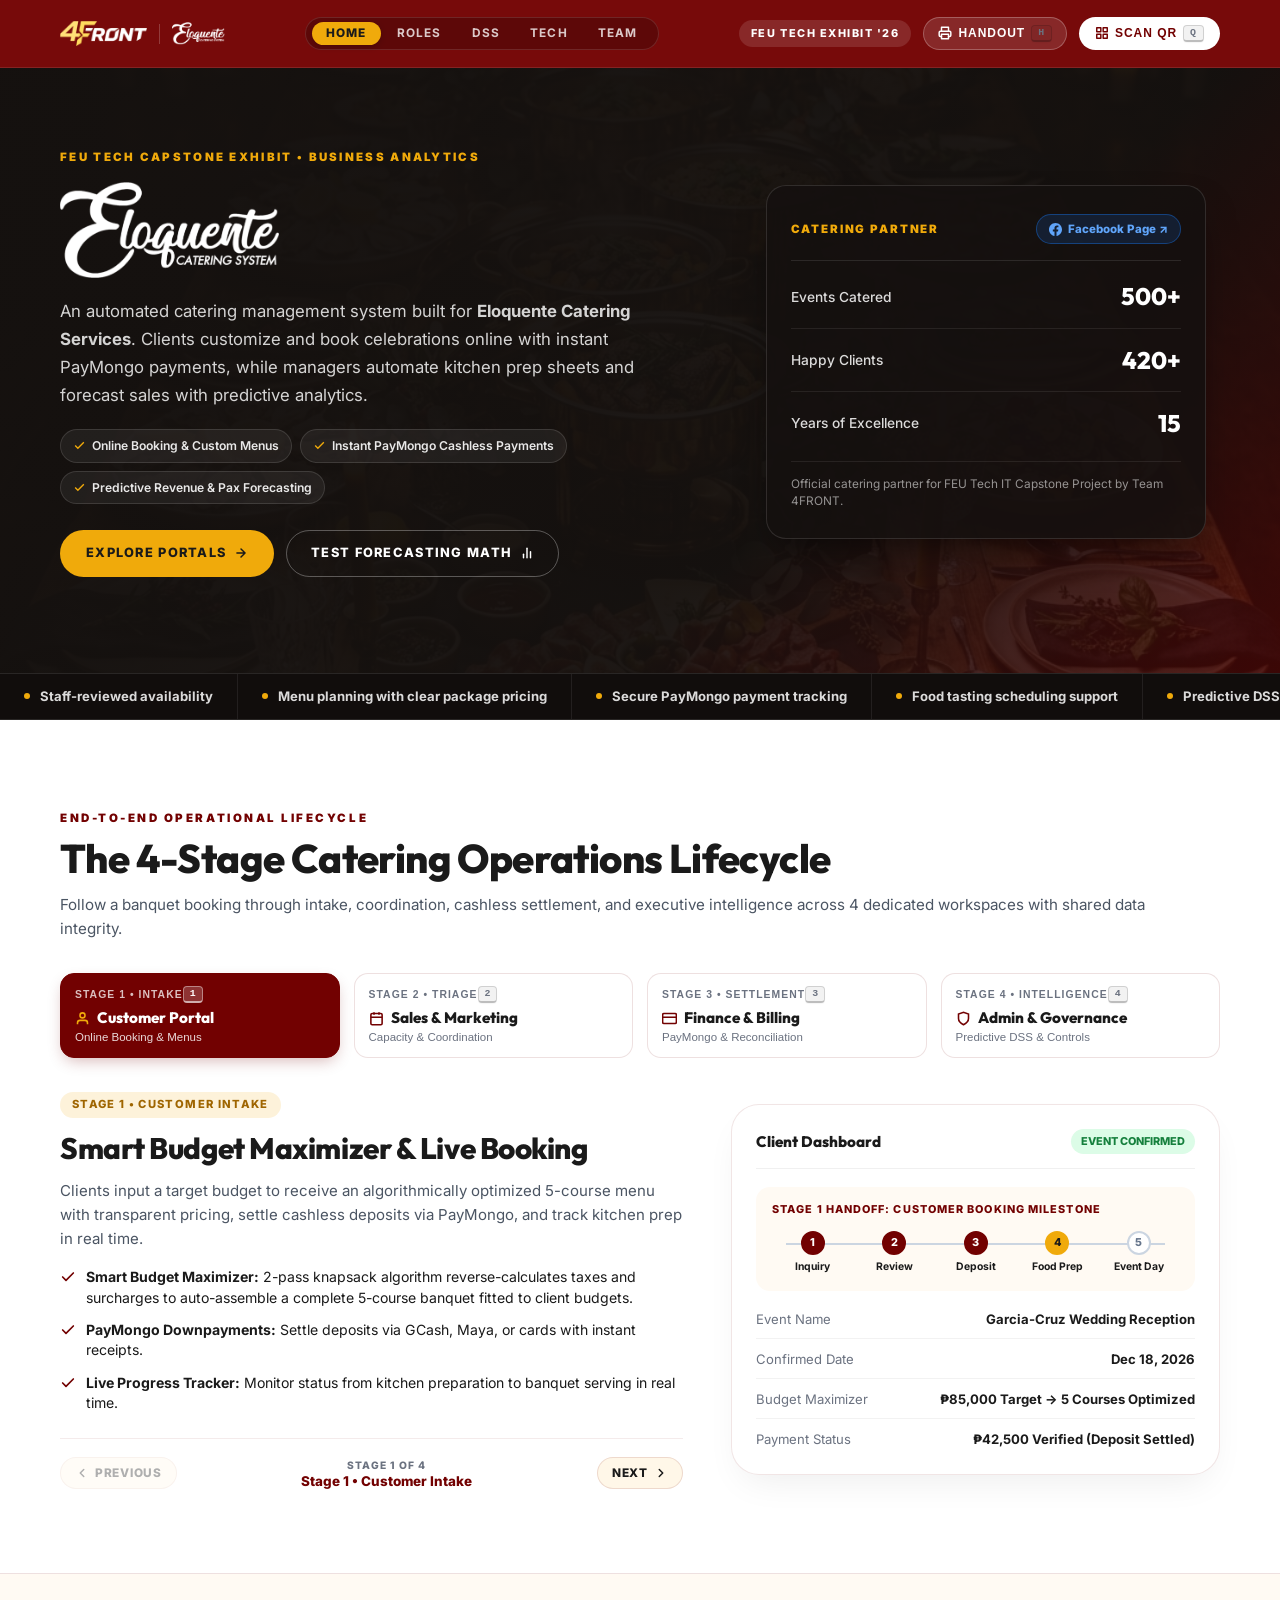
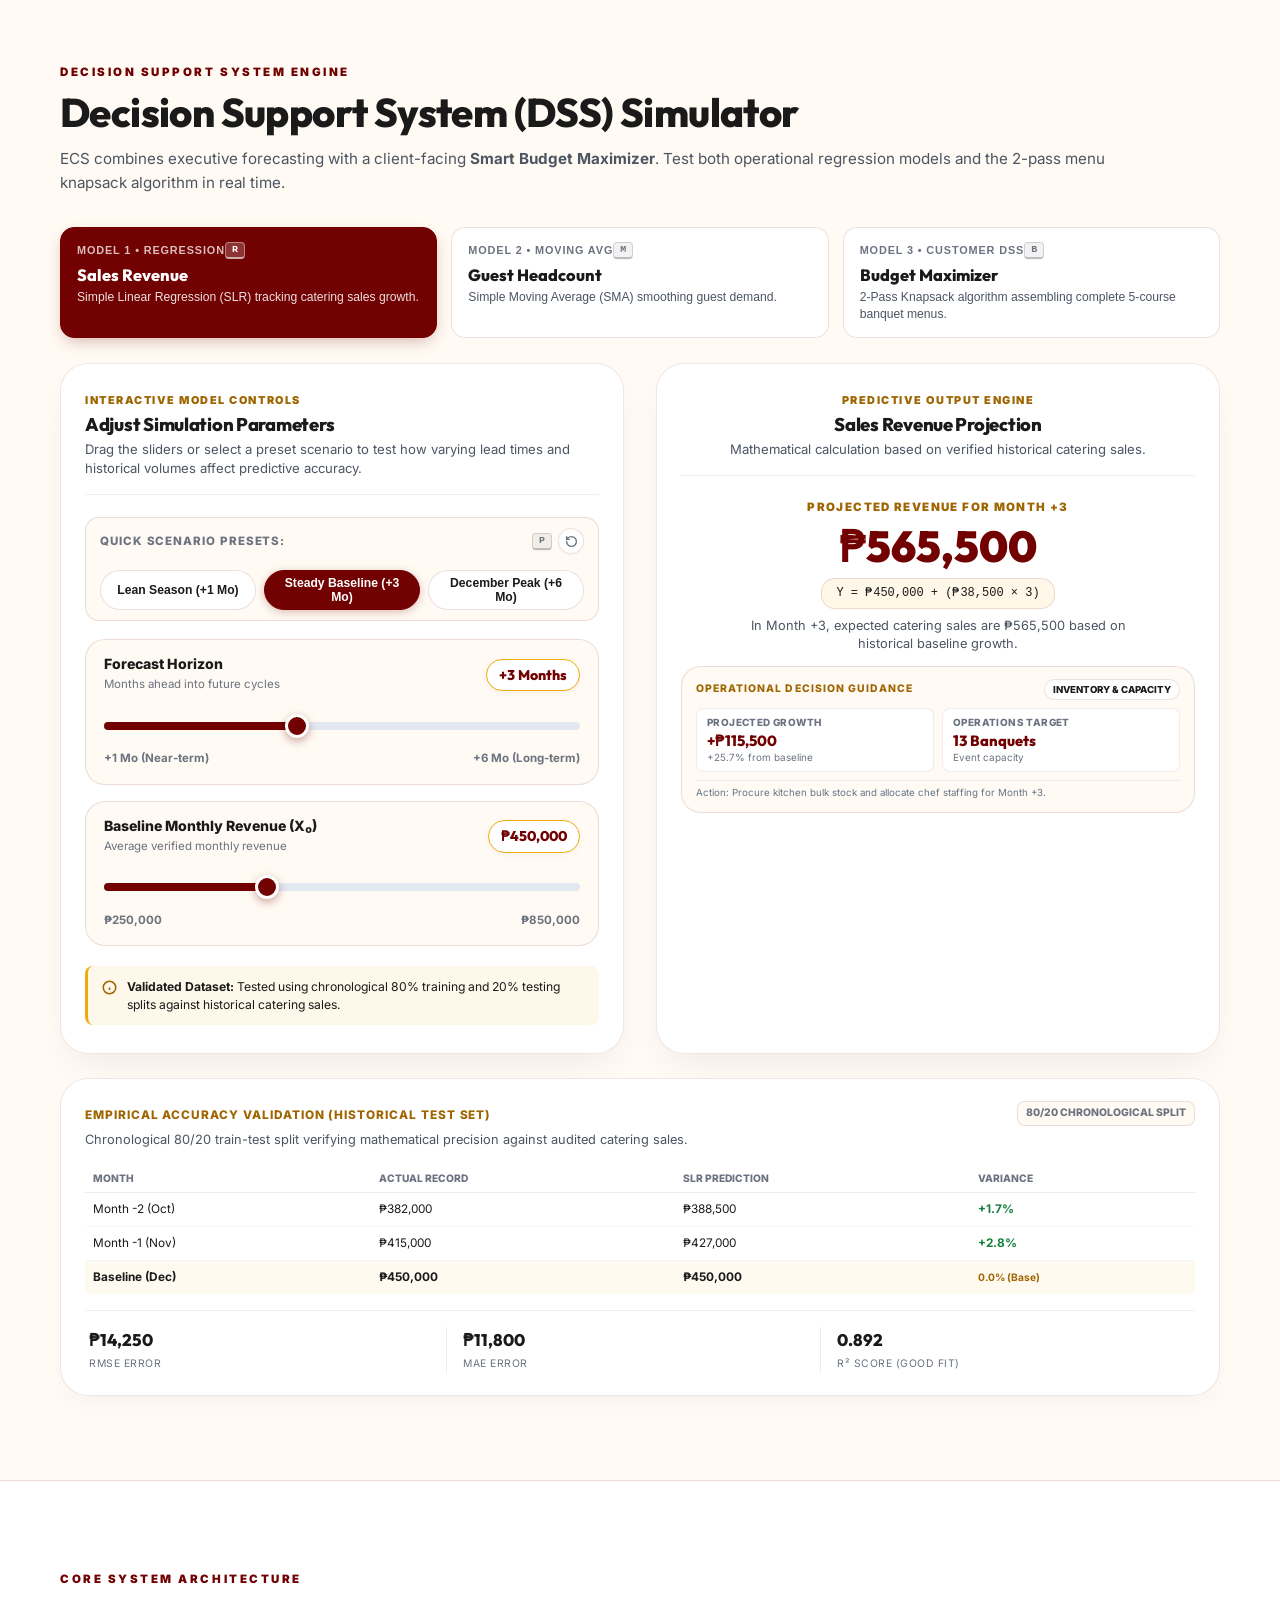
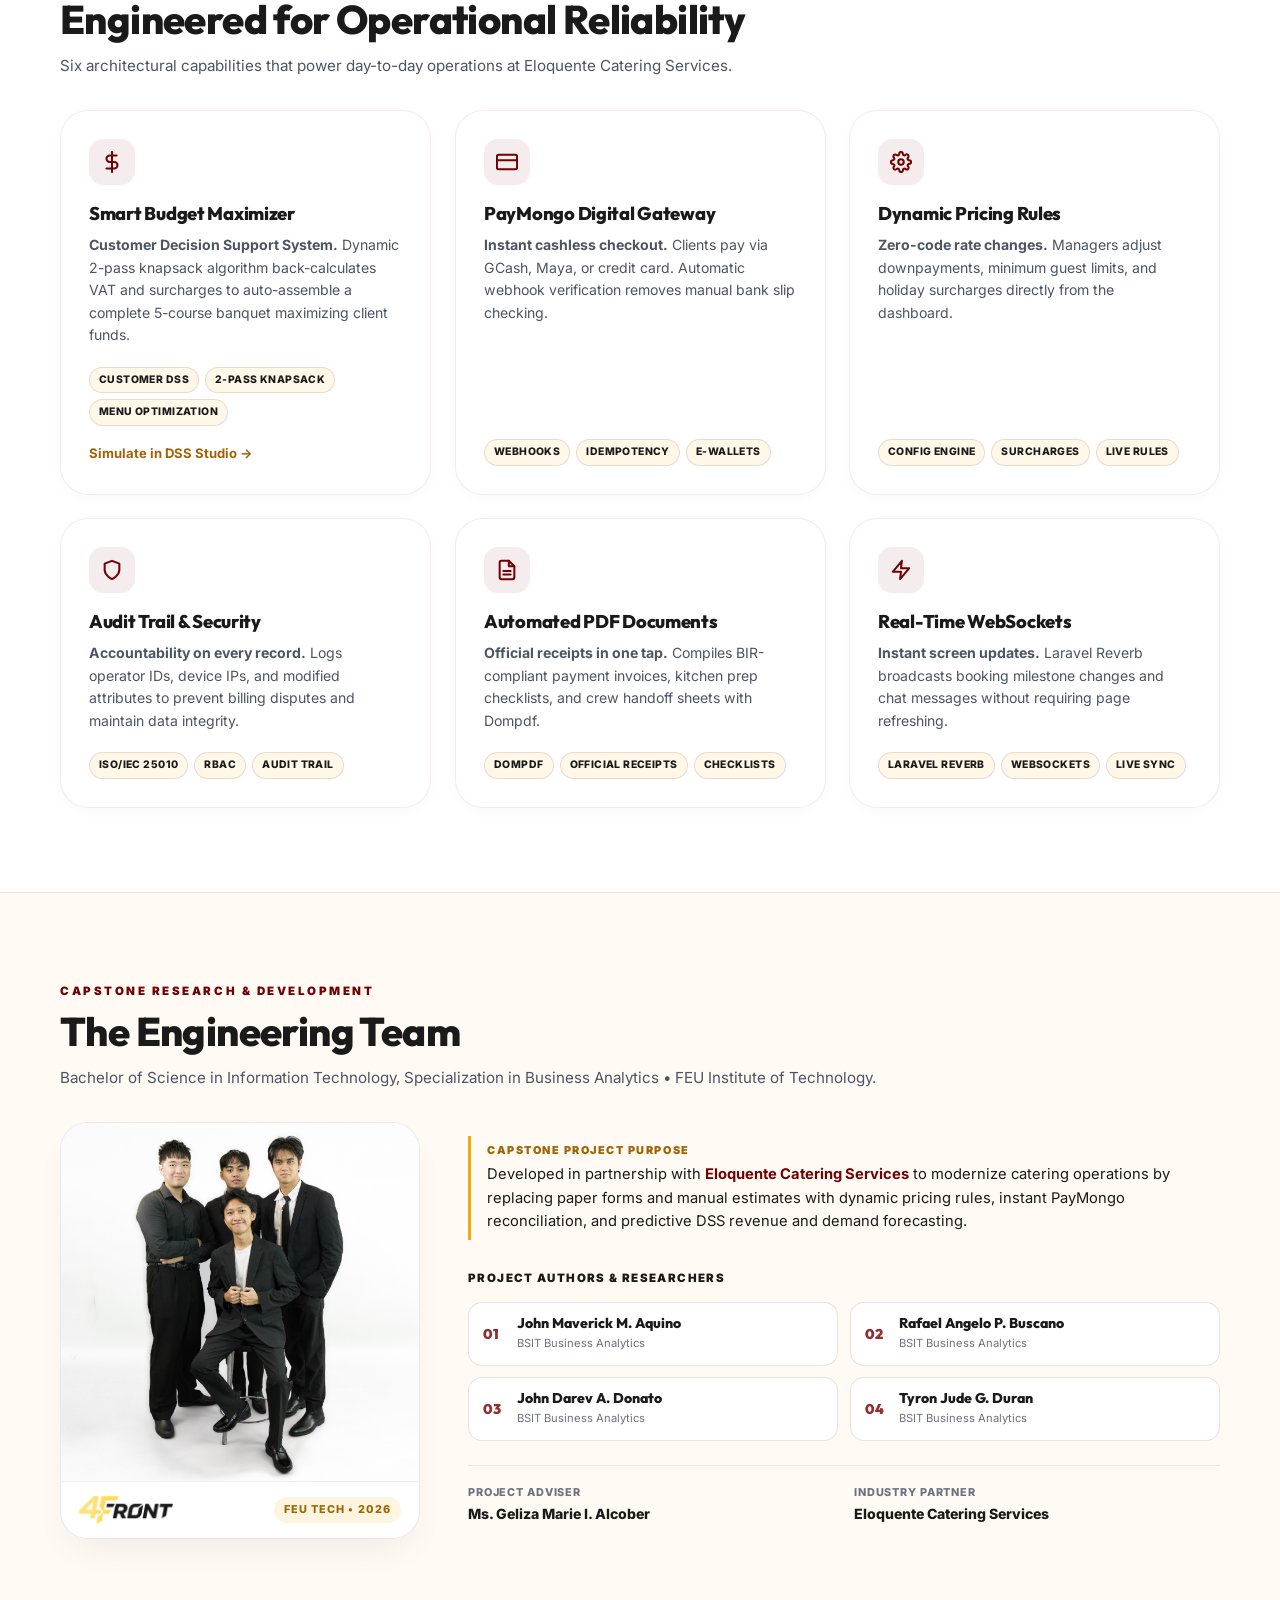
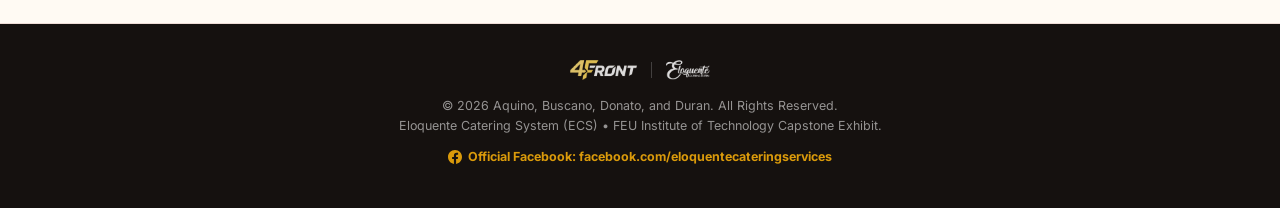
<file: index.html>
<!DOCTYPE html>
<html lang="en">
<head>
  <meta charset="UTF-8">
  <meta name="viewport" content="width=device-width, initial-scale=1.0, maximum-scale=5.0, user-scalable=yes">
  <meta name="theme-color" content="#720101">
  <meta name="description" content="Eloquente Catering System (ECS) — Capstone Exhibit Presentation by Team 4FRONT. Dynamic rule-based automation, PayMongo integration, and Decision Support System forecasting.">
  <title>ECS — Eloquente Catering System | 4FRONT</title>

  <!-- Favicons / Brand Asset (1:1 Square Emblem) -->
  <link rel="icon" type="image/svg+xml" href="assets/favicon.svg">
  <link rel="icon" type="image/png" sizes="32x32" href="assets/favicon-32x32.png">
  <link rel="icon" type="image/png" sizes="64x64" href="assets/favicon-64x64.png">
  <link rel="icon" type="image/png" href="assets/favicon.png">
  <link rel="apple-touch-icon" sizes="180x180" href="assets/apple-touch-icon.png">
  <!-- Web App Manifest (Injected dynamically on HTTP/S to prevent CORS block on local file://) -->
  <script>
    if (window.location.protocol.startsWith('http')) {
      const manifestLink = document.createElement('link');
      manifestLink.rel = 'manifest';
      manifestLink.href = 'manifest.json';
      document.head.appendChild(manifestLink);
    }
  </script>

  <!-- Minimalist Stylesheet based on actual Eloquente Landing Page -->
  <link rel="stylesheet" href="css/style.css?v=3.6">
</head>
<body>

  <!-- ==========================================================================
       App Header (Matches ClientNavbar.jsx)
       ========================================================================== -->
  <header class="app-header">
    <div class="container header-container">
      <div class="brand-combo">
        <img src="assets/4front-logo.png" alt="Team 4FRONT" class="brand-4front">
        <div class="brand-divider"></div>
        <img src="assets/ecs-logo.png" alt="Eloquente Catering System" class="brand-ecs">
      </div>

      <!-- Desktop Navbar Navigation Tabs -->
      <nav class="header-nav" aria-label="Desktop Navigation">
        <a href="#hero" class="nav-link active">Home</a>
        <a href="#roles" class="nav-link">Roles</a>
        <a href="#dss" class="nav-link">DSS</a>
        <a href="#innovations" class="nav-link">Tech</a>
        <a href="#team" class="nav-link">Team</a>
      </nav>

      <div class="header-actions">
        <span class="badge-exhibit">FEU Tech Exhibit '26</span>
        <button type="button" class="btn-header-print" id="btnPrintHandout" aria-label="Print Evaluator Handout" title="Print 1-Page Summary for Evaluators (Press H)">
          <svg width="14" height="14" viewBox="0 0 24 24" fill="none" stroke="currentColor" stroke-width="2.5" stroke-linecap="round" stroke-linejoin="round">
            <polyline points="6 9 6 2 18 2 18 9"></polyline>
            <path d="M6 18H4a2 2 0 0 1-2-2v-5a2 2 0 0 1 2-2h16a2 2 0 0 1 2 2v5a2 2 0 0 1-2 2h-2"></path>
            <rect x="6" y="14" width="12" height="8"></rect>
          </svg>
          <span class="btn-print-text">Handout</span>
          <kbd class="key-hint" title="Press H on keyboard">H</kbd>
        </button>
        <button type="button" class="btn-header-share" id="btnHeaderShare" aria-label="Scan Booth QR Code" title="Open Booth QR Code (Press Q)">
          <svg width="14" height="14" viewBox="0 0 24 24" fill="none" stroke="currentColor" stroke-width="2.5" stroke-linecap="round" stroke-linejoin="round">
            <rect x="3" y="3" width="7" height="7"></rect>
            <rect x="14" y="3" width="7" height="7"></rect>
            <rect x="14" y="14" width="7" height="7"></rect>
            <rect x="3" y="14" width="7" height="7"></rect>
          </svg>
          <span>Scan QR</span>
          <kbd class="key-hint" title="Press Q on keyboard">Q</kbd>
        </button>
      </div>
    </div>
  </header>

  <!-- ==========================================================================
       Hero Section (Matches actual LandingPage.jsx Hero)
       ========================================================================== -->
  <main>
    <section class="hero-section" id="hero">
      <img src="assets/hero-catering.png" alt="Catered reception setup" class="hero-backdrop-img" fetchpriority="high" decoding="async">
      <div class="hero-overlay"></div>

      <div class="container hero-container">
        <div class="hero-col-main gadget-reveal">
          <div class="hero-kicker">FEU TECH CAPSTONE EXHIBIT &bull; BUSINESS ANALYTICS</div>

          <div class="hero-logo-wrap">
            <img src="assets/ecs-logo-hero.png" alt="Eloquente Catering System" class="hero-system-logo">
          </div>

          <p class="hero-subtitle">
            An automated catering management system built for <strong>Eloquente Catering Services</strong>. Clients customize and book celebrations online with instant PayMongo payments, while managers automate kitchen prep sheets and forecast sales with predictive analytics.
          </p>

          <div class="hero-highlights-row">
            <span class="hero-highlight-pill">
              <svg width="13" height="13" viewBox="0 0 24 24" fill="none" stroke="currentColor" stroke-width="2.5"><polyline points="20 6 9 17 4 12"/></svg>
              <span>Online Booking &amp; Custom Menus</span>
            </span>
            <span class="hero-highlight-pill">
              <svg width="13" height="13" viewBox="0 0 24 24" fill="none" stroke="currentColor" stroke-width="2.5"><polyline points="20 6 9 17 4 12"/></svg>
              <span>Instant PayMongo Cashless Payments</span>
            </span>
            <span class="hero-highlight-pill">
              <svg width="13" height="13" viewBox="0 0 24 24" fill="none" stroke="currentColor" stroke-width="2.5"><polyline points="20 6 9 17 4 12"/></svg>
              <span>Predictive Revenue &amp; Pax Forecasting</span>
            </span>
          </div>

          <div class="hero-btn-row">
            <a href="#roles" class="btn-gold">
              <span>Explore Portals</span>
              <svg width="14" height="14" viewBox="0 0 24 24" fill="none" stroke="currentColor" stroke-width="2.5" stroke-linecap="round" stroke-linejoin="round">
                <path d="M5 12h14M12 5l7 7-7 7"/>
              </svg>
            </a>
            <a href="#dss" class="btn-outline-white">
              <span>Test Forecasting Math</span>
              <svg width="14" height="14" viewBox="0 0 24 24" fill="none" stroke="currentColor" stroke-width="2.5" stroke-linecap="round" stroke-linejoin="round">
                <line x1="18" y1="20" x2="18" y2="10"></line>
                <line x1="12" y1="20" x2="12" y2="4"></line>
                <line x1="6" y1="20" x2="6" y2="14"></line>
              </svg>
            </a>
          </div>
        </div>

        <div class="hero-col-proof gadget-reveal-right delay-1">
          <div class="hero-proof-card">
            <div class="proof-card-header">
              <span class="proof-kicker">Catering Partner</span>
              <a href="https://www.facebook.com/eloquentecateringservices" target="_blank" rel="noopener noreferrer" class="proof-fb-badge" title="Visit Eloquente Facebook Page">
                <svg width="13" height="13" viewBox="0 0 24 24" fill="currentColor">
                  <path d="M24 12.073c0-6.627-5.373-12-12-12s-12 5.373-12 12c0 5.99 4.388 10.954 10.125 11.854v-8.385H7.078v-3.47h3.047V9.43c0-3.007 1.792-4.669 4.533-4.669 1.312 0 2.686.235 2.686.235v2.953H15.83c-1.491 0-1.956.925-1.956 1.874v2.25h3.328l-.532 3.47h-2.796v8.385C19.612 23.027 24 18.062 24 12.073z"/>
                </svg>
                <span>Facebook Page ↗</span>
              </a>
            </div>

            <div class="proof-stats-list">
              <div class="proof-stat-item">
                <span class="proof-stat-label">Events Catered</span>
                <span class="proof-stat-val">500+</span>
              </div>
              <div class="proof-stat-item">
                <span class="proof-stat-label">Happy Clients</span>
                <span class="proof-stat-val">420+</span>
              </div>
              <div class="proof-stat-item">
                <span class="proof-stat-label">Years of Excellence</span>
                <span class="proof-stat-val">15</span>
              </div>
            </div>

            <div class="proof-card-footer">
              <p>Official catering partner for FEU Tech IT Capstone Project by Team 4FRONT.</p>
            </div>
          </div>
        </div>
      </div>
    </section>

    <!-- ==========================================================================
         Home Marquee (Exact assurance marquee from LandingPage.jsx)
         ========================================================================== -->
    <div class="home-marquee" aria-hidden="true">
      <div class="home-marquee-track">
        <div class="home-marquee-group">
          <span class="home-marquee-item"><span class="home-marquee-dot"></span>Staff-reviewed availability</span>
          <span class="home-marquee-item"><span class="home-marquee-dot"></span>Menu planning with clear package pricing</span>
          <span class="home-marquee-item"><span class="home-marquee-dot"></span>Secure PayMongo payment tracking</span>
          <span class="home-marquee-item"><span class="home-marquee-dot"></span>Food tasting scheduling support</span>
          <span class="home-marquee-item"><span class="home-marquee-dot"></span>Predictive DSS revenue & pax forecasting</span>
          <span class="home-marquee-item"><span class="home-marquee-dot"></span>Event handoff timeline from booking to event day</span>
        </div>
        <div class="home-marquee-group">
          <span class="home-marquee-item"><span class="home-marquee-dot"></span>Staff-reviewed availability</span>
          <span class="home-marquee-item"><span class="home-marquee-dot"></span>Menu planning with clear package pricing</span>
          <span class="home-marquee-item"><span class="home-marquee-dot"></span>Secure PayMongo payment tracking</span>
          <span class="home-marquee-item"><span class="home-marquee-dot"></span>Food tasting scheduling support</span>
          <span class="home-marquee-item"><span class="home-marquee-dot"></span>Predictive DSS revenue & pax forecasting</span>
          <span class="home-marquee-item"><span class="home-marquee-dot"></span>Event handoff timeline from booking to event day</span>
        </div>
      </div>
    </div>

    <!-- ==========================================================================
         The 4-Stage Catering Operations Lifecycle (Interactive Role Tour)
         ========================================================================== -->
    <section class="section-wrapper bg-white" id="roles">
      <div class="container">
        <div class="section-head gadget-reveal">
          <span class="kicker">End-to-End Operational Lifecycle</span>
          <h2 class="section-title">The 4-Stage Catering Operations Lifecycle</h2>
          <p class="section-desc">
            Follow a banquet booking through intake, coordination, cashless settlement, and executive intelligence across 4 dedicated workspaces with shared data integrity.
          </p>
        </div>

        <!-- 4-Stage Scannable Selector (Visible 4-Card Matrix) -->
        <div class="role-selector-matrix gadget-reveal-scale" data-stagger role="tablist" aria-label="Catering Lifecycle Stages">
          <button type="button" class="role-matrix-card active" data-role="client" role="tab" aria-selected="true" id="tab-client">
            <div class="matrix-card-top">
              <span class="matrix-role-step">Stage 1 &bull; Intake</span>
              <kbd class="key-hint" title="Press 1 on keyboard">1</kbd>
            </div>
            <div class="matrix-role-name">
              <svg width="15" height="15" viewBox="0 0 24 24" fill="none" stroke="currentColor" stroke-width="2.5"><path d="M20 21v-2a4 4 0 0 0-4-4H8a4 4 0 0 0-4 4v2"/><circle cx="12" cy="7" r="4"/></svg>
              <span>Customer Portal</span>
            </div>
            <div class="matrix-role-sub">Online Booking &amp; Menus</div>
          </button>

          <button type="button" class="role-matrix-card" data-role="marketing" role="tab" aria-selected="false" id="tab-marketing">
            <div class="matrix-card-top">
              <span class="matrix-role-step">Stage 2 &bull; Triage</span>
              <kbd class="key-hint" title="Press 2 on keyboard">2</kbd>
            </div>
            <div class="matrix-role-name">
              <svg width="15" height="15" viewBox="0 0 24 24" fill="none" stroke="currentColor" stroke-width="2.5"><rect x="3" y="4" width="18" height="18" rx="2" ry="2"/><line x1="16" y1="2" x2="16" y2="6"/><line x1="8" y1="2" x2="8" y2="6"/><line x1="3" y1="10" x2="21" y2="10"/></svg>
              <span>Sales &amp; Marketing</span>
            </div>
            <div class="matrix-role-sub">Capacity &amp; Coordination</div>
          </button>

          <button type="button" class="role-matrix-card" data-role="accounting" role="tab" aria-selected="false" id="tab-accounting">
            <div class="matrix-card-top">
              <span class="matrix-role-step">Stage 3 &bull; Settlement</span>
              <kbd class="key-hint" title="Press 3 on keyboard">3</kbd>
            </div>
            <div class="matrix-role-name">
              <svg width="15" height="15" viewBox="0 0 24 24" fill="none" stroke="currentColor" stroke-width="2.5"><rect x="1" y="4" width="22" height="16" rx="2" ry="2"/><line x1="1" y1="10" x2="23" y2="10"/></svg>
              <span>Finance &amp; Billing</span>
            </div>
            <div class="matrix-role-sub">PayMongo &amp; Reconciliation</div>
          </button>

          <button type="button" class="role-matrix-card" data-role="admin" role="tab" aria-selected="false" id="tab-admin">
            <div class="matrix-card-top">
              <span class="matrix-role-step">Stage 4 &bull; Intelligence</span>
              <kbd class="key-hint" title="Press 4 on keyboard">4</kbd>
            </div>
            <div class="matrix-role-name">
              <svg width="15" height="15" viewBox="0 0 24 24" fill="none" stroke="currentColor" stroke-width="2.5"><path d="M12 22s8-4 8-10V5l-8-3-8 3v7c0 6 8 10 8 10z"/></svg>
              <span>Admin &amp; Governance</span>
            </div>
            <div class="matrix-role-sub">Predictive DSS &amp; Controls</div>
          </button>
        </div>

        <!-- Content Grid (Details + Mockup) -->
        <div class="role-content-grid">
          <div class="role-info-col gadget-reveal-left">
            <span class="role-badge badge-client" id="roleBadge">Stage 1 &bull; Customer Intake</span>
            <h3 class="role-title" id="roleHeadline">Smart Budget Maximizer &amp; Live Booking</h3>
            <p class="role-summary" id="roleDesc">
              Clients input a target budget to receive an algorithmically optimized 5-course menu with transparent pricing, settle cashless deposits via PayMongo, and track kitchen prep in real time.
            </p>
            
            <ul class="role-checklist" id="rolePointsList">
              <li class="role-check-item">
                <svg width="16" height="16" viewBox="0 0 24 24" fill="none" stroke="currentColor" stroke-width="2.5" stroke-linecap="round" stroke-linejoin="round"><polyline points="20 6 9 17 4 12"></polyline></svg>
                <span><strong>Smart Budget Maximizer:</strong> 2-pass optimization algorithm reverse-calculates VAT and surcharges to auto-assemble a complete 5-course banquet fitted to client budgets.</span>
              </li>
              <li class="role-check-item">
                <svg width="16" height="16" viewBox="0 0 24 24" fill="none" stroke="currentColor" stroke-width="2.5" stroke-linecap="round" stroke-linejoin="round"><polyline points="20 6 9 17 4 12"></polyline></svg>
                <span><strong>PayMongo Downpayments:</strong> Settle deposits via GCash, Maya, or cards with instant receipts.</span>
              </li>
              <li class="role-check-item">
                <svg width="16" height="16" viewBox="0 0 24 24" fill="none" stroke="currentColor" stroke-width="2.5" stroke-linecap="round" stroke-linejoin="round"><polyline points="20 6 9 17 4 12"></polyline></svg>
                <span><strong>Live Progress Tracker:</strong> Monitor status from kitchen preparation to banquet serving.</span>
              </li>
            </ul>

            <!-- Tour Stepper Bar (1-tap navigation between roles) -->
            <div class="role-tour-bar">
              <button type="button" class="btn-tour-nav" id="btnPrevRole" disabled aria-label="Previous role">
                <svg width="14" height="14" viewBox="0 0 24 24" fill="none" stroke="currentColor" stroke-width="2.5" stroke-linecap="round" stroke-linejoin="round"><polyline points="15 18 9 12 15 6"/></svg>
                <span>Previous</span>
              </button>
              <div class="role-tour-status">
                <span class="tour-status-counter" id="tourRoleCounter">Workspace 1 of 4</span>
                <span class="tour-status-name" id="tourRoleName">Customer Portal</span>
              </div>
              <button type="button" class="btn-tour-nav" id="btnNextRole" aria-label="Next role">
                <span>Next</span>
                <svg width="14" height="14" viewBox="0 0 24 24" fill="none" stroke="currentColor" stroke-width="2.5" stroke-linecap="round" stroke-linejoin="round"><polyline points="9 18 15 12 9 6"/></svg>
              </button>
            </div>
          </div>

          <!-- Clean App Mockup Frame (Unified Dashboard Preview) -->
          <div class="mock-app-frame gadget-reveal-right">
            <div class="mock-app-header">
              <span class="mock-app-title" id="mockScreenTitle">Client Dashboard</span>
              <span class="mock-status-pill" id="mockScreenChip">Event Confirmed</span>
            </div>

            <div class="mock-stepper-wrap">
              <div class="mock-card-label" id="mockStepKicker">Event Journey Tracker &bull; Step 4 of 5</div>
              <div class="mock-timeline" id="mockTimeline">
                <div class="mock-step-col">
                  <div class="mock-node done">1</div>
                  <span class="mock-node-lbl">Inquiry</span>
                </div>
                <div class="mock-step-col">
                  <div class="mock-node done">2</div>
                  <span class="mock-node-lbl">Review</span>
                </div>
                <div class="mock-step-col">
                  <div class="mock-node done">3</div>
                  <span class="mock-node-lbl">Deposit</span>
                </div>
                <div class="mock-step-col">
                  <div class="mock-node current">4</div>
                  <span class="mock-node-lbl">Food Prep</span>
                </div>
                <div class="mock-step-col">
                  <div class="mock-node">5</div>
                  <span class="mock-node-lbl">Event Day</span>
                </div>
              </div>
            </div>

            <div class="mock-data-table" id="mockDataTable">
              <div class="mock-data-row">
                <span>Event Name</span>
                <strong>Garcia-Cruz Wedding Reception</strong>
              </div>
              <div class="mock-data-row">
                <span>Confirmed Date</span>
                <strong>Dec 18, 2026</strong>
              </div>
              <div class="mock-data-row">
                <span>Guest Count</span>
                <strong>150 Pax (Grand Buffet)</strong>
              </div>
              <div class="mock-data-row">
                <span>Payment Status</span>
                <strong>₱85,000 Verified (Deposit Settled)</strong>
              </div>
            </div>
          </div>
        </div>
      </div>
    </section>

    <!-- ==========================================================================
         Decision Support System (DSS) Simulator
         ========================================================================== -->
    <section class="section-wrapper bg-ivory" id="dss">
      <div class="container">
        <div class="section-head gadget-reveal">
          <span class="kicker">Decision Support System Engine</span>
          <h2 class="section-title">Decision Support System (DSS) Simulator</h2>
          <p class="section-desc">
            ECS combines executive forecasting with a client-facing <strong>Smart Budget Maximizer</strong>. Test both operational regression models and the 2-pass menu knapsack algorithm in real time.
          </p>
        </div>

        <!-- 3-Model Scannable Selector (Full-Width Responsive 3-Col Grid) -->
        <div class="dss-model-selector gadget-reveal-scale" data-stagger role="tablist" aria-label="Decision Support Models">
          <button type="button" class="dss-model-card active" data-model="slr" role="tab" aria-selected="true" id="dss-tab-slr">
            <div class="dss-model-header">
              <span class="dss-model-tag">
                <span class="dss-tag-full">Model 1 &bull; Regression</span>
                <span class="dss-tag-short">Model 1 &bull; SLR</span>
              </span>
              <kbd class="key-hint" title="Press R on keyboard">R</kbd>
            </div>
            <div class="dss-model-title">
              <span class="dss-title-full">Sales Revenue</span>
              <span class="dss-title-short">Revenue</span>
            </div>
            <p class="dss-model-desc">Simple Linear Regression (SLR) tracking catering sales growth.</p>
          </button>

          <button type="button" class="dss-model-card" data-model="sma" role="tab" aria-selected="false" id="dss-tab-sma">
            <div class="dss-model-header">
              <span class="dss-model-tag">
                <span class="dss-tag-full">Model 2 &bull; Moving Avg</span>
                <span class="dss-tag-short">Model 2 &bull; SMA</span>
              </span>
              <kbd class="key-hint" title="Press M on keyboard">M</kbd>
            </div>
            <div class="dss-model-title">
              <span class="dss-title-full">Guest Headcount</span>
              <span class="dss-title-short">Headcount</span>
            </div>
            <p class="dss-model-desc">Simple Moving Average (SMA) smoothing guest demand.</p>
          </button>

          <button type="button" class="dss-model-card" data-model="budget" role="tab" aria-selected="false" id="dss-tab-budget">
            <div class="dss-model-header">
              <span class="dss-model-tag">
                <span class="dss-tag-full">Model 3 &bull; Customer DSS</span>
                <span class="dss-tag-short">Model 3 &bull; DSS</span>
              </span>
              <kbd class="key-hint" title="Press B on keyboard">B</kbd>
            </div>
            <div class="dss-model-title">
              <span class="dss-title-full">Budget Maximizer</span>
              <span class="dss-title-short">Budget DSS</span>
            </div>
            <p class="dss-model-desc">2-Pass Knapsack algorithm assembling complete 5-course banquet menus.</p>
          </button>
        </div>

        <div class="dss-workspace-grid">
          <!-- Left Controls Panel -->
          <div class="dss-controls-pane gadget-reveal-left">
            <div class="dss-pane-header">
              <span class="dss-pane-kicker">Interactive Model Controls</span>
              <h3 class="dss-pane-title">Adjust Simulation Parameters</h3>
              <p class="dss-pane-desc">Drag the sliders or select a preset scenario to test how varying lead times and historical volumes affect predictive accuracy.</p>
            </div>

            <!-- 1-Click Demo Scenario Presets -->
            <div class="dss-presets-bar">
              <div class="dss-presets-title-row">
                <span class="dss-presets-label">Quick Scenario Presets:</span>
                <div class="dss-presets-actions">
                  <kbd class="key-hint" title="Press P to cycle presets">P</kbd>
                  <button type="button" class="dss-reset-btn" id="dssResetBtn" title="Reset to baseline parameters" aria-label="Reset to baseline parameters">
                    <svg width="13" height="13" viewBox="0 0 24 24" fill="none" stroke="currentColor" stroke-width="2.5" stroke-linecap="round" stroke-linejoin="round">
                      <path d="M3 12a9 9 0 1 0 9-9 9.75 9.75 0 0 0-6.74 2.74L3 8"/>
                      <path d="M3 3v5h5"/>
                    </svg>
                  </button>
                </div>
              </div>
              <div class="dss-preset-btn-group" role="group" aria-label="Forecast Presets">
                <button type="button" class="dss-preset-btn" data-preset="lean">
                  <span class="preset-full">Lean Season (+1 Mo)</span>
                  <span class="preset-short">Lean (+1M)</span>
                </button>
                <button type="button" class="dss-preset-btn active" data-preset="steady">
                  <span class="preset-full">Steady Baseline (+3 Mo)</span>
                  <span class="preset-short">Steady (+3M)</span>
                </button>
                <button type="button" class="dss-preset-btn" data-preset="peak">
                  <span class="preset-full">December Peak (+6 Mo)</span>
                  <span class="preset-short">Peak (+6M)</span>
                </button>
              </div>
            </div>

            <!-- Slider Card 1: Forecast Horizon -->
            <div class="dss-slider-card">
              <div class="dss-slider-header">
                <div>
                  <span class="dss-slider-title" id="dssHorizonLabel">Forecast Horizon</span>
                  <span class="dss-slider-hint" id="dssHorizonHint">Months ahead into future cycles</span>
                </div>
                <div class="dss-val-badge" id="dssHorizonVal">+3 Months</div>
              </div>
              <div class="dss-slider-track-wrap">
                <input type="range" min="1" max="6" value="3" class="clean-range-slider" id="dssHorizonSlider" aria-label="Forecast horizon in months">
              </div>
              <div class="dss-scale-limits">
                <span id="dssHorizonMin">+1 Mo (Near-term)</span>
                <span id="dssHorizonMax">+6 Mo (Long-term)</span>
              </div>
            </div>

            <!-- Slider Card 2: Baseline Parameter -->
            <div class="dss-slider-card">
              <div class="dss-slider-header">
                <div>
                  <span class="dss-slider-title" id="dssBaselineLabel">Baseline Monthly Revenue (X₀)</span>
                  <span class="dss-slider-hint" id="dssBaselineHint">Average verified monthly revenue</span>
                </div>
                <div class="dss-val-badge" id="dssBaselineVal">₱450,000</div>
              </div>
              <div class="dss-slider-track-wrap">
                <input type="range" min="250000" max="850000" step="25000" value="450000" class="clean-range-slider" id="dssBaselineSlider" aria-label="Baseline input value">
              </div>
              <div class="dss-scale-limits">
                <span id="dssScaleMin">₱250,000</span>
                <span id="dssScaleMax">₱850,000</span>
              </div>
            </div>

            <!-- Academic Validation Callout -->
            <div class="dss-validation-callout">
              <svg width="15" height="15" viewBox="0 0 24 24" fill="none" stroke="currentColor" stroke-width="2.5"><circle cx="12" cy="12" r="10"/><line x1="12" y1="16" x2="12" y2="12"/><line x1="12" y1="8" x2="12.01" y2="8"/></svg>
              <span><strong>Validated Dataset:</strong> Tested using chronological 80% training and 20% testing splits against historical catering sales.</span>
            </div>
          </div>

          <!-- Right Results Board -->
          <div class="dss-projection-board gadget-reveal-right">
            <div class="dss-pane-header">
              <span class="dss-pane-kicker">Predictive Output Engine</span>
              <h3 class="dss-pane-title" id="dssOutputHeading">Sales Revenue Projection</h3>
              <p class="dss-pane-desc">Mathematical calculation based on verified historical catering sales.</p>
            </div>

            <div class="dss-projection-body">
              <div class="dss-result-label" id="dssOutputLabel">Projected Revenue for Month +3</div>
              <div class="dss-result-number" id="dssProjectedVal">₱565,500</div>
              <div class="dss-formula-badge" id="dssFormulaChip">Y = ₱450,000 + (₱38,500 × 3)</div>
              <p class="dss-meaning-text" id="dssMeaningNote">Expected monthly catering revenue for Month +3 based on historical baseline growth.</p>

              <!-- Dynamic Assembled Menu Spread for Model 3 (Budget Maximizer) -->
              <div class="dss-menu-display" id="dssMenuDisplay" style="display: none;"></div>

              <!-- Operational Decision Guidance Card -->
              <div class="dss-impact-card">
                <div class="dss-impact-header">
                  <span class="dss-impact-kicker">Operational Decision Guidance</span>
                  <span class="dss-impact-pill">Inventory &amp; Capacity</span>
                </div>
                <div class="dss-impact-grid">
                  <div class="dss-impact-cell">
                    <span class="dss-impact-lbl">Projected Growth</span>
                    <strong class="dss-impact-val" id="dssGrowthDelta">+₱115,500</strong>
                    <span class="dss-impact-sub" id="dssGrowthDeltaPct">+25.7% from baseline</span>
                  </div>
                  <div class="dss-impact-cell">
                    <span class="dss-impact-lbl">Operations Target</span>
                    <strong class="dss-impact-val" id="dssCapacityTarget">13 Banquets</strong>
                    <span class="dss-impact-sub">Event capacity</span>
                  </div>
                </div>
                <p class="dss-impact-note" id="dssActionNote">Action: Procure kitchen bulk stock and allocate chef staffing for Month +3.</p>
              </div>
            </div>
          </div>
        </div>

        <!-- Empirical Accuracy Verification (Clean Full-Width Historical Test Set Card) -->
        <div class="dss-accuracy-card gadget-reveal">
          <div class="dss-accuracy-header">
            <div>
              <span class="dss-accuracy-title">Empirical Accuracy Validation (Historical Test Set)</span>
              <p class="dss-accuracy-subtext">Chronological 80/20 train-test split verifying mathematical precision against audited catering sales.</p>
            </div>
            <span class="dss-accuracy-split">80/20 Chronological Split</span>
          </div>
          <div class="dss-table-responsive">
            <table class="dss-accuracy-table">
              <thead>
                <tr>
                  <th>Month</th>
                  <th>Actual Record</th>
                  <th id="dssTableHeadModel">SLR Prediction</th>
                  <th>Variance</th>
                </tr>
              </thead>
              <tbody id="dssAccuracyTableBody">
                <tr>
                  <td>Month -2 (Oct)</td>
                  <td>₱382,000</td>
                  <td>₱388,500</td>
                  <td class="text-success">+1.7%</td>
                </tr>
                <tr>
                  <td>Month -1 (Nov)</td>
                  <td>₱415,000</td>
                  <td>₱427,000</td>
                  <td class="text-success">+2.8%</td>
                </tr>
                <tr class="row-baseline">
                  <td>Baseline (Dec)</td>
                  <td>₱450,000</td>
                  <td>₱450,000</td>
                  <td><span class="tag-baseline">0.0% (Base)</span></td>
                </tr>
              </tbody>
            </table>
          </div>

          <div class="dss-metrics-strip">
            <div class="dss-metric-cell">
              <strong id="dssMetric1">₱14,250</strong>
              <span id="dssMetricSub1">RMSE Error</span>
            </div>
            <div class="dss-metric-cell">
              <strong id="dssMetric2">₱11,800</strong>
              <span id="dssMetricSub2">MAE Error</span>
            </div>
            <div class="dss-metric-cell">
              <strong id="dssMetric3">0.892</strong>
              <span id="dssMetricSub3">R² Score (Good Fit)</span>
            </div>
          </div>
        </div>
      </div>
    </section>

    <!-- ==========================================================================
         System Highlights (Fluid, Single-Layer Feature Cards)
         ========================================================================== -->
    <section class="section-wrapper bg-white" id="innovations">
      <div class="container">
        <div class="section-head gadget-reveal">
          <span class="kicker">Core System Architecture</span>
          <h2 class="section-title">Engineered for Operational Reliability</h2>
          <p class="section-desc">
            Six architectural capabilities that power day-to-day operations at Eloquente Catering Services.
          </p>
        </div>

        <div class="innovations-grid" data-stagger>
          <!-- Feature 1: Smart Budget Maximizer -->
          <div class="feature-card gadget-reveal">
            <div class="feature-icon-wrapper">
              <svg width="22" height="22" viewBox="0 0 24 24" fill="none" stroke="currentColor" stroke-width="2.2" stroke-linecap="round" stroke-linejoin="round">
                <line x1="12" y1="1" x2="12" y2="23"></line>
                <path d="M17 5H9.5a3.5 3.5 0 0 0 0 7h5a3.5 3.5 0 0 1 0 7H6"></path>
              </svg>
            </div>
            <h3 class="feature-title">Smart Budget Maximizer</h3>
            <p class="feature-text">
              <strong>Customer Decision Support System.</strong> Dynamic 2-pass knapsack algorithm back-calculates VAT and surcharges to auto-assemble a complete 5-course banquet maximizing client funds.
            </p>
            <div class="feature-tags">
              <span class="feature-tag">Customer DSS</span>
              <span class="feature-tag">2-Pass Knapsack</span>
              <span class="feature-tag">Menu Optimization</span>
            </div>
            <div style="margin-top: 14px;">
              <a href="#budget" style="display: inline-flex; align-items: center; gap: 6px; font-size: 0.82rem; font-weight: 700; color: #a16207; text-decoration: none;">
                <span>Simulate in DSS Studio &rarr;</span>
              </a>
            </div>
          </div>

          <!-- Feature 2: PayMongo Digital Gateway -->
          <div class="feature-card gadget-reveal">
            <div class="feature-icon-wrapper">
              <svg width="22" height="22" viewBox="0 0 24 24" fill="none" stroke="currentColor" stroke-width="2.2" stroke-linecap="round" stroke-linejoin="round">
                <rect x="1" y="4" width="22" height="16" rx="2" ry="2"></rect>
                <line x1="1" y1="10" x2="23" y2="10"></line>
              </svg>
            </div>
            <h3 class="feature-title">PayMongo Digital Gateway</h3>
            <p class="feature-text">
              <strong>Instant cashless checkout.</strong> Clients pay via GCash, Maya, or credit card. Automatic webhook verification removes manual bank slip checking.
            </p>
            <div class="feature-tags">
              <span class="feature-tag">Webhooks</span>
              <span class="feature-tag">Idempotency</span>
              <span class="feature-tag">E-Wallets</span>
            </div>
          </div>

          <!-- Feature 2 -->
          <div class="feature-card gadget-reveal">
            <div class="feature-icon-wrapper">
              <svg width="22" height="22" viewBox="0 0 24 24" fill="none" stroke="currentColor" stroke-width="2.2" stroke-linecap="round" stroke-linejoin="round">
                <circle cx="12" cy="12" r="3"></circle>
                <path d="M19.4 15a1.65 1.65 0 0 0 .33 1.82l.06.06a2 2 0 0 1 0 2.83 2 2 0 0 1-2.83 0l-.06-.06a1.65 1.65 0 0 0-1.82-.33 1.65 1.65 0 0 0-1 1.51V21a2 2 0 0 1-2 2 2 2 0 0 1-2-2v-.09A1.65 1.65 0 0 0 9 19.4a1.65 1.65 0 0 0-1.82.33l-.06.06a2 2 0 0 1-2.83 0 2 2 0 0 1 0-2.83l.06-.06a1.65 1.65 0 0 0 .33-1.82 1.65 1.65 0 0 0-1.51-1H3a2 2 0 0 1-2-2 2 2 0 0 1 2-2h.09A1.65 1.65 0 0 0 4.6 9a1.65 1.65 0 0 0-.33-1.82l-.06-.06a2 2 0 0 1 0-2.83 2 2 0 0 1 2.83 0l.06.06a1.65 1.65 0 0 0 1.82.33H9a1.65 1.65 0 0 0 1-1.51V3a2 2 0 0 1 2-2 2 2 0 0 1 2 2v.09a1.65 1.65 0 0 0 1 1.51 1.65 1.65 0 0 0 1.82-.33l.06-.06a2 2 0 0 1 2.83 0 2 2 0 0 1 0 2.83l-.06.06a1.65 1.65 0 0 0-.33 1.82V9a1.65 1.65 0 0 0 1.51 1H21a2 2 0 0 1 2 2 2 2 0 0 1-2 2h-.09a1.65 1.65 0 0 0-1.51 1z"></path>
              </svg>
            </div>
            <h3 class="feature-title">Dynamic Pricing Rules</h3>
            <p class="feature-text">
              <strong>Zero-code rate changes.</strong> Managers adjust downpayments, minimum guest limits, and holiday surcharges directly from the dashboard.
            </p>
            <div class="feature-tags">
              <span class="feature-tag">Config Engine</span>
              <span class="feature-tag">Surcharges</span>
              <span class="feature-tag">Live Rules</span>
            </div>
          </div>

          <!-- Feature 3 -->
          <div class="feature-card gadget-reveal">
            <div class="feature-icon-wrapper">
              <svg width="22" height="22" viewBox="0 0 24 24" fill="none" stroke="currentColor" stroke-width="2.2" stroke-linecap="round" stroke-linejoin="round">
                <path d="M12 22s8-4 8-10V5l-8-3-8 3v7c0 6 8 10 8 10z"></path>
              </svg>
            </div>
            <h3 class="feature-title">Audit Trail &amp; Security</h3>
            <p class="feature-text">
              <strong>Accountability on every record.</strong> Logs operator IDs, device IPs, and modified attributes to prevent billing disputes and maintain data integrity.
            </p>
            <div class="feature-tags">
              <span class="feature-tag">ISO/IEC 25010</span>
              <span class="feature-tag">RBAC</span>
              <span class="feature-tag">Audit Trail</span>
            </div>
          </div>

          <!-- Feature 4 -->
          <div class="feature-card gadget-reveal">
            <div class="feature-icon-wrapper">
              <svg width="22" height="22" viewBox="0 0 24 24" fill="none" stroke="currentColor" stroke-width="2.2" stroke-linecap="round" stroke-linejoin="round">
                <path d="M14 2H6a2 2 0 0 0-2 2v16a2 2 0 0 0 2 2h12a2 2 0 0 0 2-2V8z"></path>
                <polyline points="14 2 14 8 20 8"></polyline>
                <line x1="16" y1="13" x2="8" y2="13"></line>
                <line x1="16" y1="17" x2="8" y2="17"></line>
              </svg>
            </div>
            <h3 class="feature-title">Automated PDF Documents</h3>
            <p class="feature-text">
              <strong>Official receipts in one tap.</strong> Compiles BIR-compliant payment invoices, kitchen prep checklists, and crew handoff sheets with Dompdf.
            </p>
            <div class="feature-tags">
              <span class="feature-tag">Dompdf</span>
              <span class="feature-tag">Official Receipts</span>
              <span class="feature-tag">Checklists</span>
            </div>
          </div>

          <!-- Feature 5 -->
          <div class="feature-card gadget-reveal">
            <div class="feature-icon-wrapper">
              <svg width="22" height="22" viewBox="0 0 24 24" fill="none" stroke="currentColor" stroke-width="2.2" stroke-linecap="round" stroke-linejoin="round">
                <polygon points="13 2 3 14 12 14 11 22 21 10 12 10 13 2"></polygon>
              </svg>
            </div>
            <h3 class="feature-title">Real-Time WebSockets</h3>
            <p class="feature-text">
              <strong>Instant screen updates.</strong> Laravel Reverb broadcasts booking milestone changes and chat messages without requiring page refreshing.
            </p>
            <div class="feature-tags">
              <span class="feature-tag">Laravel Reverb</span>
              <span class="feature-tag">WebSockets</span>
              <span class="feature-tag">Live Sync</span>
            </div>
          </div>
        </div>
      </div>
    </section>

    <!-- ==========================================================================
         Meet Team 4FRONT (Editorial Capstone Authors Section)
         ========================================================================== -->
    <section class="section-wrapper bg-ivory" id="team">
      <div class="container">
        <div class="section-head gadget-reveal">
          <span class="kicker">Capstone Research &amp; Development</span>
          <h2 class="section-title">The Engineering Team</h2>
          <p class="section-desc">
            Bachelor of Science in Information Technology, Specialization in Business Analytics &bull; <span class="text-nowrap">FEU Institute of Technology</span>.
          </p>
        </div>

        <div class="team-editorial-layout">
          <!-- Left Column: Portrait Card -->
          <div class="team-card-profile gadget-reveal-left">
            <div class="team-photo-wrap">
              <img src="assets/team-photo-square.png" alt="Team 4FRONT" class="team-portrait-photo" loading="lazy" decoding="async">
            </div>
            <div class="team-card-footer">
              <img src="assets/4front-logo-dark.png" alt="Team 4FRONT" class="team-card-logo" loading="lazy" decoding="async">
              <span class="team-card-badge">FEU Tech &bull; 2026</span>
            </div>
          </div>

          <!-- Right Column: Purpose & Authors Roster -->
          <div class="team-info-column gadget-reveal-right">
            <!-- Focused Capstone Purpose (Unified, zero repetition) -->
            <div class="team-purpose-box">
              <span class="purpose-kicker">Capstone Project Purpose</span>
              <p class="purpose-text">
                Developed in partnership with <strong>Eloquente Catering Services</strong> to modernize catering operations by replacing paper forms and manual estimates with dynamic pricing rules, instant PayMongo reconciliation, and predictive DSS revenue and demand forecasting.
              </p>
            </div>

            <!-- Authors Roster Header -->
            <div class="roster-section-head">
              <span class="roster-kicker">Project Authors &amp; Researchers</span>
            </div>

            <!-- Clean 2x2 Author Grid without redundant subtitles -->
            <div class="team-roster-grid" data-stagger>
              <div class="roster-item gadget-reveal">
                <span class="roster-index">01</span>
                <div class="roster-details">
                  <strong class="roster-name">John Maverick M. Aquino</strong>
                  <span class="roster-spec">BSIT Business Analytics</span>
                </div>
              </div>

              <div class="roster-item gadget-reveal">
                <span class="roster-index">02</span>
                <div class="roster-details">
                  <strong class="roster-name">Rafael Angelo P. Buscano</strong>
                  <span class="roster-spec">BSIT Business Analytics</span>
                </div>
              </div>

              <div class="roster-item gadget-reveal">
                <span class="roster-index">03</span>
                <div class="roster-details">
                  <strong class="roster-name">John Darev A. Donato</strong>
                  <span class="roster-spec">BSIT Business Analytics</span>
                </div>
              </div>

              <div class="roster-item gadget-reveal">
                <span class="roster-index">04</span>
                <div class="roster-details">
                  <strong class="roster-name">Tyron Jude G. Duran</strong>
                  <span class="roster-spec">BSIT Business Analytics</span>
                </div>
              </div>
            </div>

            <!-- Stakeholders & Adviser Strip -->
            <div class="team-credits-strip">
              <div class="credit-item">
                <span class="credit-lbl">Project Adviser</span>
                <strong class="credit-val">Ms. Geliza Marie I. Alcober</strong>
              </div>
              <div class="credit-item">
                <span class="credit-lbl">Industry Partner</span>
                <strong class="credit-val">Eloquente Catering Services</strong>
              </div>
            </div>
          </div>
        </div>
      </div>
    </section>
  </main>

  <!-- ==========================================================================
       Site Footer (Matches Footer.jsx)
       ========================================================================== -->
  <footer class="site-footer">
    <div class="container gadget-reveal">
      <div class="footer-brand-row">
        <img src="assets/4front-logo.png" alt="4FRONT" style="height: 20px; width: auto; opacity: 0.85;" loading="lazy" decoding="async">
        <div style="width: 1px; height: 16px; background: rgba(255, 255, 255, 0.2);"></div>
        <img src="assets/ecs-logo.png" alt="ECS" style="height: 20px; width: auto; opacity: 0.85;" loading="lazy" decoding="async">
      </div>
      <p class="footer-copy-text">
        &copy; 2026 Aquino, Buscano, Donato, and Duran. All Rights Reserved.<br>
        Eloquente Catering System (ECS) &bull; FEU Institute of Technology Capstone Exhibit.
      </p>
      <div style="margin-top: 10px;">
        <a href="https://www.facebook.com/eloquentecateringservices" target="_blank" rel="noopener noreferrer" style="display: inline-flex; align-items: center; gap: 6px; color: var(--ecs-gold); font-size: 0.78rem; font-weight: 700; opacity: 0.9;">
          <svg width="14" height="14" viewBox="0 0 24 24" fill="currentColor">
            <path d="M24 12.073c0-6.627-5.373-12-12-12s-12 5.373-12 12c0 5.99 4.388 10.954 10.125 11.854v-8.385H7.078v-3.47h3.047V9.43c0-3.007 1.792-4.669 4.533-4.669 1.312 0 2.686.235 2.686.235v2.953H15.83c-1.491 0-1.956.925-1.956 1.874v2.25h3.328l-.532 3.47h-2.796v8.385C19.612 23.027 24 18.062 24 12.073z"/>
          </svg>
          <span>Official Facebook: facebook.com/eloquentecateringservices</span>
        </a>
      </div>
    </div>
  </footer>

  <!-- ==========================================================================
       Compact Bottom App Dock (Pinned to Screen Bottom)
       ========================================================================== -->
  <nav class="bottom-dock" aria-label="Mobile Navigation Dock">
    <div class="bottom-dock-inner">
      <a href="#hero" class="dock-btn active">
        <svg viewBox="0 0 24 24" fill="none" stroke="currentColor" stroke-width="2.5"><path d="M3 9l9-7 9 7v11a2 2 0 0 1-2 2H5a2 2 0 0 1-2-2z"/><polyline points="9 22 9 12 15 12 15 22"/></svg>
        <span>Home</span>
      </a>
      <a href="#roles" class="dock-btn">
        <svg viewBox="0 0 24 24" fill="none" stroke="currentColor" stroke-width="2.5"><rect x="3" y="3" width="7" height="7"/><rect x="14" y="3" width="7" height="7"/><rect x="14" y="14" width="7" height="7"/><rect x="3" y="14" width="7" height="7"/></svg>
        <span>Roles</span>
      </a>
      <a href="#dss" class="dock-btn">
        <svg viewBox="0 0 24 24" fill="none" stroke="currentColor" stroke-width="2.5"><line x1="18" y1="20" x2="18" y2="10"/><line x1="12" y1="20" x2="12" y2="4"/><line x1="6" y1="20" x2="6" y2="14"/></svg>
        <span>DSS</span>
      </a>
      <a href="#innovations" class="dock-btn">
        <svg viewBox="0 0 24 24" fill="none" stroke="currentColor" stroke-width="2.5"><polygon points="13 2 3 14 12 14 11 22 21 10 12 10 13 2"/></svg>
        <span>Tech</span>
      </a>
      <a href="#team" class="dock-btn">
        <svg viewBox="0 0 24 24" fill="none" stroke="currentColor" stroke-width="2.5"><path d="M17 21v-2a4 4 0 0 0-4-4H5a4 4 0 0 0-4 4v2"/><circle cx="9" cy="7" r="4"/><path d="M23 21v-2a4 4 0 0 0-3-3.87"/><path d="M16 3.13a4 4 0 0 1 0 7.75"/></svg>
        <span>Team</span>
      </a>
    </div>
  </nav>

  <!-- ==========================================================================
       Evaluator Handout Modal (1-Page Executive Summary & PDF Printout)
       ========================================================================== -->
  <div class="modal-overlay" id="handoutModal" role="dialog" aria-modal="true" aria-labelledby="handoutTitle">
    <div class="modal-content modal-content-handout">
      <div class="modal-top modal-top-handout">
        <div>
          <h4 class="modal-header-title" id="handoutTitle">Evaluator Handout &bull; Executive Brief</h4>
          <span class="modal-header-sub">Formatted 1-Page Capstone Summary for Faculty &amp; Industry Judges</span>
        </div>
        <div class="modal-handout-actions">
          <button type="button" class="btn-print-action" id="btnTriggerPrint">
            <svg width="15" height="15" viewBox="0 0 24 24" fill="none" stroke="currentColor" stroke-width="2.5" stroke-linecap="round" stroke-linejoin="round">
              <polyline points="6 9 6 2 18 2 18 9"></polyline>
              <path d="M6 18H4a2 2 0 0 1-2-2v-5a2 2 0 0 1 2-2h16a2 2 0 0 1 2 2v5a2 2 0 0 1-2 2h-2"></path>
              <rect x="6" y="14" width="12" height="8"></rect>
            </svg>
            <span>Print / Save PDF</span>
          </button>
          <button type="button" class="modal-close-icon" id="closeHandoutBtn" aria-label="Close modal">&times;</button>
        </div>
      </div>

      <!-- Printable 1-Page Document Container -->
      <div class="evaluator-handout-doc" id="evaluatorHandoutDoc">
        <!-- Top Institutional Masthead -->
        <header class="doc-header">
          <div class="doc-header-top">
            <div class="doc-org-block">
              <span class="doc-inst-name">FEU INSTITUTE OF TECHNOLOGY</span>
              <span class="doc-dept-name">College of Computer Studies &bull; BSIT Business Analytics Specialization</span>
            </div>
            <div class="doc-badge-pill">Capstone Research Exhibit &bull; 2026</div>
          </div>
          <h1 class="doc-main-title">Eloquente Catering System (ECS) with Decision Support System</h1>
          <div class="doc-meta-strip">
            <div class="doc-meta-authors">
              <strong>Authors:</strong> John Maverick M. Aquino &bull; Rafael Angelo P. Buscano &bull; John Darev A. Donato &bull; Tyron Jude G. Duran
            </div>
            <div class="doc-meta-subrow">
              <span><strong>Adviser:</strong> Ms. Geliza Marie I. Alcober</span>
              <span class="doc-meta-dot">&bull;</span>
              <span><strong>Industry Partner:</strong> Eloquente Catering Services</span>
              <span class="doc-meta-dot">&bull;</span>
              <span><strong>Core Engine:</strong> Predictive DSS &amp; PayMongo Integration</span>
            </div>
          </div>
        </header>

        <!-- Block 1: Problem Context (Left) & Architecture / Standards (Right) -->
        <div class="doc-top-grid">
          <div class="doc-card">
            <h2 class="doc-sec-title">1. Operational Problem &amp; Core Innovation</h2>
            <p class="doc-sec-text">
              Traditional catering operations at Eloquente Catering Services suffered from disjointed manual workflows: handwritten booking slips, unverified manual bank transfer checks, phone-based pricing recalculations, and perishable grocery purchasing based on guesswork rather than empirical forecasting.
            </p>
            <p class="doc-sec-text">
              <strong>Engineered Solution:</strong> ECS provides an integrated web platform linking customer intake with automated rule-based pricing, instant PayMongo reconciliation, automated kitchen prep sheets, and predictive analytics forecasting sales and guest turnout with mathematical precision.
            </p>
          </div>

          <div class="doc-card">
            <h2 class="doc-sec-title">2. System Architecture &amp; Quality Benchmarks (ISO/IEC 25010)</h2>
            <div class="doc-tech-stack-row">
              <span class="doc-tech-pill">Laravel 11</span>
              <span class="doc-tech-pill">Inertia.js</span>
              <span class="doc-tech-pill">React 18</span>
              <span class="doc-tech-pill">Tailwind CSS</span>
              <span class="doc-tech-pill">PostgreSQL</span>
              <span class="doc-tech-pill">PayMongo API</span>
            </div>
            <ul class="doc-bullet-list">
              <li><strong>Functional Suitability:</strong> 100% verified test cases covering dynamic rules, deposits, and kitchen prep sheets.</li>
              <li><strong>Reliability &amp; Webhooks:</strong> Zero-drop automated payment reconciliation with immutable double-entry ledger.</li>
              <li><strong>Security &amp; Audit Trail:</strong> Role-Based Access Control (RBAC) with immutable event logging (User ID, IP, and timestamp).</li>
            </ul>
          </div>
        </div>

        <!-- Block 2: Full-Width 4-Stage Operational Lifecycle Pipeline -->
        <div class="doc-section doc-full-section">
          <h2 class="doc-sec-title">3. Sequential 4-Stage Catering Operations Lifecycle</h2>
          <div class="doc-stages-grid">
            <div class="doc-stage-card">
              <div class="doc-stage-hdr">
                <span class="doc-stage-num">Stage 1</span>
                <span class="doc-stage-name">Customer Intake</span>
              </div>
              <p class="doc-stage-desc">
                7-step booking engine, <strong>Smart Budget Maximizer</strong>, instant PayMongo cashless deposit, live milestone tracker.
              </p>
            </div>

            <div class="doc-stage-card">
              <div class="doc-stage-hdr">
                <span class="doc-stage-num">Stage 2</span>
                <span class="doc-stage-name">Sales Triage</span>
              </div>
              <p class="doc-stage-desc">
                Event capacity thresholds, calendar blackout dates, food tasting coordination, automated kitchen prep checklists.
              </p>
            </div>

            <div class="doc-stage-card">
              <div class="doc-stage-hdr">
                <span class="doc-stage-num">Stage 3</span>
                <span class="doc-stage-name">Financial Settlement</span>
              </div>
              <p class="doc-stage-desc">
                Automated webhook verification for GCash, Maya, and cards, BIR-compliant digital receipts, double-entry ledger.
              </p>
            </div>

            <div class="doc-stage-card">
              <div class="doc-stage-hdr">
                <span class="doc-stage-num">Stage 4</span>
                <span class="doc-stage-name">Admin Governance</span>
              </div>
              <p class="doc-stage-desc">
                Predictive DSS revenue/demand models, holiday surcharge rule engine, tamper-proof audit trails.
              </p>
            </div>
          </div>
        </div>

        <!-- Block 3: Full-Width DSS Mathematical Formulations Table -->
        <div class="doc-section doc-full-section">
          <h2 class="doc-sec-title">4. Decision Support System (DSS) Mathematical Formulations</h2>
          <div class="doc-table-scroll">
            <table class="doc-dss-table">
              <thead>
                <tr>
                  <th style="width: 25%;">Operational Model</th>
                  <th style="width: 37%;">Mathematical Formulation</th>
                  <th style="width: 38%;">Empirical Validation &amp; Impact</th>
                </tr>
              </thead>
              <tbody>
                <tr>
                  <td>
                    <strong class="dss-row-title">Model 1: Sales Revenue</strong>
                    <span class="dss-row-sub">Executive Horizon Forecasting</span>
                  </td>
                  <td>
                    <div class="dss-formula-line"><code>Y = a + b(X)</code></div>
                    <span class="dss-formula-desc">Simple Linear Regression (SLR): Monthly trend tracking catering sales growth.</span>
                  </td>
                  <td>
                    <span class="dss-impact-stat"><strong>R&sup2; = 0.892</strong> &bull; RMSE = &#8369;14,250 &bull; MAE = &#8369;11,800</span>
                    <span class="dss-impact-note">Validated on 80/20 chronological split. Governs quarterly purchasing.</span>
                  </td>
                </tr>
                <tr>
                  <td>
                    <strong class="dss-row-title">Model 2: Headcount Demand</strong>
                    <span class="dss-row-sub">Operations Staffing &amp; Kitchen</span>
                  </td>
                  <td>
                    <div class="dss-formula-line"><code>SMA = (&Sigma; Monthly Guests) / k</code></div>
                    <span class="dss-formula-desc">Simple Moving Average (SMA): 3-month rolling window with seasonal smoothing.</span>
                  </td>
                  <td>
                    <span class="dss-impact-stat">Banquet Crew Staffing Ratio: <strong>1 server : 65 guests</strong></span>
                    <span class="dss-impact-note">Prevents service bottlenecks during high-volume December cycles.</span>
                  </td>
                </tr>
                <tr>
                  <td>
                    <strong class="dss-row-title">Model 3: Budget Maximizer</strong>
                    <span class="dss-row-sub">Customer Decision Support System</span>
                  </td>
                  <td>
                    <div class="dss-formula-line"><code>Net = (Target &minus; Surcharges) / 1.22</code></div>
                    <span class="dss-formula-desc">2-Pass Knapsack Solver: Back-calculates 12% VAT + 10% Service Fee from budget.</span>
                  </td>
                  <td>
                    <span class="dss-impact-stat">100% Course Feasibility Guarantee &bull; <strong>&#8369;0 Overrun Risk</strong></span>
                    <span class="dss-impact-note">Assembles optimal 5-course banquet with dynamic buffer management.</span>
                  </td>
                </tr>
              </tbody>
            </table>
          </div>
        </div>

        <!-- Document Footer Bar -->
        <footer class="doc-footer">
          <div class="doc-footer-left">
            <span>Team 4FRONT &bull; Bachelor of Science in Information Technology (Business Analytics) &bull; FEU Tech 2026</span>
          </div>
          <div class="doc-footer-right">
            <span>Industry Partner: Eloquente Catering Services</span>
          </div>
        </footer>
      </div>
    </div>
  </div>

  <!-- ==========================================================================
       Clean QR Share Modal
       ========================================================================== -->
  <div class="modal-overlay" id="shareModal" role="dialog" aria-modal="true" aria-labelledby="modalTitle">
    <div class="modal-content" style="max-width: 440px;">
      <div class="modal-top">
        <div>
          <h4 class="modal-header-title" id="modalTitle">Scan to Open on Mobile</h4>
          <span style="display: block; font-size: 0.72rem; color: var(--text-muted);">Smartphone Exhibition Walkthrough</span>
        </div>
        <button type="button" class="modal-close-icon" id="closeModalBtn" aria-label="Close modal">&times;</button>
      </div>

      <div class="qr-box" id="qrCodeContainer"></div>

      <div style="text-align: center; margin: 8px 0 12px;">
        <span style="font-size: 0.70rem; color: var(--text-muted); font-weight: 600;">Destination URL:</span><br>
        <code id="qrTargetDisplay" style="font-size: 0.74rem; font-weight: 700; color: #720101; word-break: break-all;"></code>
      </div>

      <div id="qrLocalNotice" style="display: none; background: #fffbeb; border: 1px solid #fde68a; border-radius: 6px; padding: 10px 12px; margin-bottom: 12px; text-align: left; font-size: 0.72rem; line-height: 1.4; color: #92400e;">
        <strong>Notice for Local Testing:</strong> Scanning a local <code>file:///</code> or <code>localhost</code> path will not open on a phone because the phone cannot reach files on your PC. Enter your deployed URL (e.g. GitHub/Vercel) or local Wi-Fi IP below:
      </div>

      <div class="qr-url-config" style="display: flex; gap: 6px; margin-bottom: 14px;">
        <input type="text" id="qrCustomUrlInput" class="qr-input" placeholder="https://your-domain.com or LAN IP" style="flex: 1; padding: 8px 10px; font-size: 0.76rem; border: 1.5px solid var(--border-brand); border-radius: 6px; outline: none;">
        <button type="button" id="qrUpdateBtn" class="btn-gold" style="padding: 8px 12px; font-size: 0.74rem; white-space: nowrap;">Update QR</button>
      </div>

      <button type="button" class="btn-gold" style="width: 100%; justify-content: center; padding: 11px; margin-top: 4px;" onclick="document.getElementById('shareModal').classList.remove('open'); document.body.style.overflow='';">
        Done
      </button>

      <div style="margin-top: 10px; text-align: center;">
        <button type="button" style="background: none; border: none; color: var(--ecs-gold); font-size: 0.78rem; font-weight: 700; cursor: pointer; text-decoration: underline;" onclick="document.getElementById('shareModal').classList.remove('open'); document.getElementById('handoutModal').classList.add('open');">
          Open 1-Page Evaluator Brief (Handout) &rarr;
        </button>
      </div>
    </div>
  </div>

  <script src="js/app.js?v=3.6"></script>
</body>
</html>
</file>
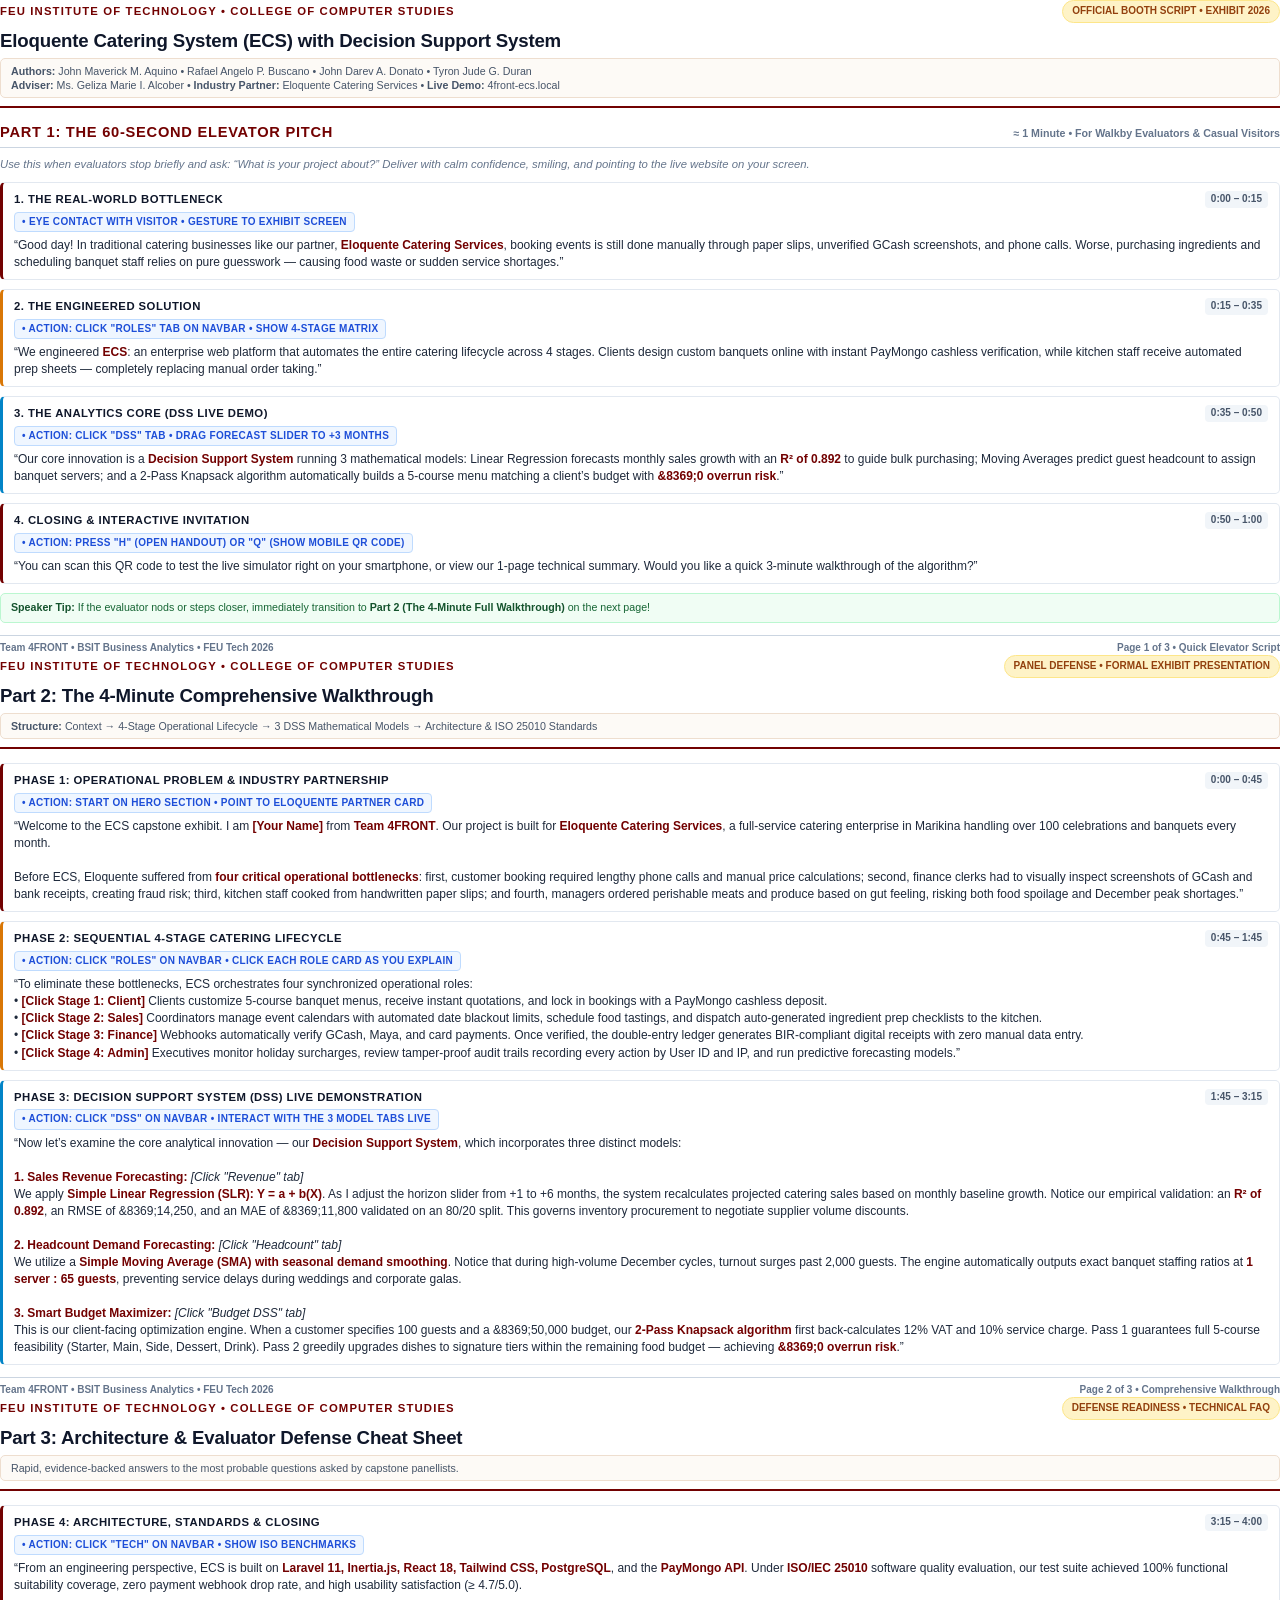
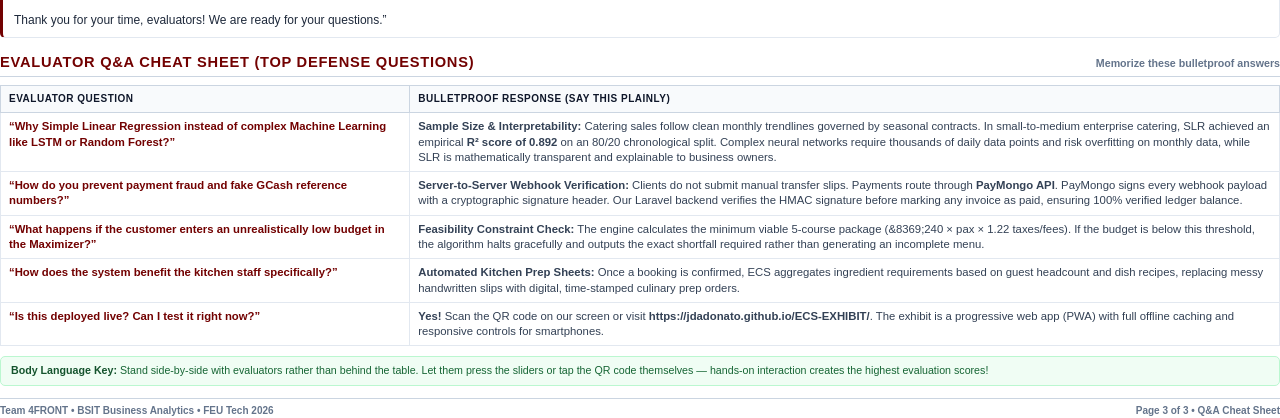
<file: booth_presentation_script.html>
<!DOCTYPE html>
<html lang="en">
<head>
  <meta charset="UTF-8">
  <title>ECS Booth Presentation Script &amp; Evaluator Playbook — Team 4FRONT</title>
  <style>
    @page {
      size: letter portrait;
      margin: 14mm 14mm 14mm 14mm;
    }

    * {
      box-sizing: border-box;
      margin: 0;
      padding: 0;
    }

    body {
      font-family: -apple-system, BlinkMacSystemFont, "Segoe UI", Roboto, Helvetica, Arial, sans-serif;
      color: #1e293b;
      background: #ffffff;
      line-height: 1.45;
      font-size: 9.5pt;
    }

    /* Page container */
    .page {
      page-break-after: always;
      position: relative;
    }

    .page:last-child {
      page-break-after: avoid;
    }

    /* Header Banner */
    .doc-header {
      border-bottom: 2.5px solid #720101;
      padding-bottom: 8px;
      margin-bottom: 14px;
    }

    .doc-header-top {
      display: flex;
      justify-content: space-between;
      align-items: center;
      margin-bottom: 4px;
    }

    .inst-title {
      font-size: 8.5pt;
      font-weight: 900;
      letter-spacing: 0.1em;
      text-transform: uppercase;
      color: #720101;
    }

    .doc-badge {
      font-size: 7.5pt;
      font-weight: 800;
      text-transform: uppercase;
      background: #fef3c7;
      color: #92400e;
      padding: 3px 9px;
      border-radius: 999px;
      border: 1px solid #fde68a;
    }

    .main-title {
      font-size: 14pt;
      font-weight: 900;
      color: #0f172a;
      letter-spacing: -0.01em;
      margin-bottom: 4px;
    }

    .doc-meta {
      font-size: 8pt;
      color: #475569;
      background: #fdfaf6;
      border: 1px solid #eedecf;
      border-radius: 5px;
      padding: 5px 10px;
      line-height: 1.35;
    }

    /* Section Headings */
    .section-title {
      font-size: 11pt;
      font-weight: 900;
      text-transform: uppercase;
      letter-spacing: 0.05em;
      color: #720101;
      border-bottom: 1.5px solid #cbd5e1;
      padding-bottom: 3px;
      margin: 14px 0 8px;
      display: flex;
      justify-content: space-between;
      align-items: baseline;
    }

    .section-timing {
      font-size: 8pt;
      font-weight: 700;
      color: #64748b;
      text-transform: none;
      letter-spacing: normal;
    }

    .subtitle-note {
      font-size: 8.5pt;
      color: #64748b;
      font-style: italic;
      margin-bottom: 10px;
    }

    /* Script Blocks */
    .script-step {
      background: #ffffff;
      border: 1px solid #e2e8f0;
      border-left: 3.5px solid #720101;
      border-radius: 5px;
      padding: 8px 11px;
      margin-bottom: 9px;
    }

    .script-step.alt {
      border-left-color: #d97706;
    }

    .script-step.tech {
      border-left-color: #0284c7;
    }

    .step-header {
      display: flex;
      justify-content: space-between;
      align-items: center;
      margin-bottom: 4px;
    }

    .step-name {
      font-size: 8.5pt;
      font-weight: 900;
      text-transform: uppercase;
      letter-spacing: 0.04em;
      color: #0f172a;
    }

    .step-time {
      font-size: 7.5pt;
      font-weight: 700;
      background: #f1f5f9;
      color: #475569;
      padding: 1px 6px;
      border-radius: 4px;
    }

    .action-pill {
      display: inline-block;
      background: #eff6ff;
      border: 1px solid #bfdbfe;
      color: #1d4ed8;
      font-size: 7.5pt;
      font-weight: 800;
      padding: 2px 7px;
      border-radius: 4px;
      margin-bottom: 5px;
      text-transform: uppercase;
      letter-spacing: 0.03em;
    }

    .action-pill svg {
      vertical-align: middle;
      margin-right: 3px;
    }

    .dialogue-text {
      font-size: 9pt;
      line-height: 1.42;
      color: #1e293b;
    }

    .dialogue-text strong {
      color: #720101;
      font-weight: 800;
    }

    .pro-tip {
      background: #f0fdf4;
      border: 1px solid #bbf7d0;
      border-radius: 5px;
      padding: 6px 10px;
      font-size: 8pt;
      color: #166534;
      margin: 8px 0;
    }

    .pro-tip strong {
      color: #14532d;
    }

    /* Q&A Table */
    .qa-table {
      width: 100%;
      border-collapse: collapse;
      font-size: 8.5pt;
      margin-top: 8px;
    }

    .qa-table th {
      background: #f8fafc;
      color: #0f172a;
      font-weight: 800;
      text-transform: uppercase;
      font-size: 7.5pt;
      letter-spacing: 0.05em;
      padding: 6px 8px;
      border: 1px solid #cbd5e1;
      text-align: left;
    }

    .qa-table td {
      padding: 6px 8px;
      border: 1px solid #e2e8f0;
      vertical-align: top;
      line-height: 1.35;
    }

    .qa-q {
      font-weight: 800;
      color: #720101;
      width: 32%;
    }

    .qa-a {
      color: #334155;
    }

    /* Footer */
    .doc-footer {
      border-top: 1px solid #cbd5e1;
      padding-top: 5px;
      margin-top: 12px;
      display: flex;
      justify-content: space-between;
      font-size: 7.5pt;
      color: #64748b;
      font-weight: 600;
    }
  </style>
</head>
<body>

  <!-- =========================================================================
       PAGE 1: PART 1 - THE 60-SECOND ELEVATOR PITCH (Quick Walkby Script)
       ========================================================================= -->
  <div class="page">
    <header class="doc-header">
      <div class="doc-header-top">
        <span class="inst-title">FEU Institute of Technology &bull; College of Computer Studies</span>
        <span class="doc-badge">Official Booth Script &bull; Exhibit 2026</span>
      </div>
      <h1 class="main-title">Eloquente Catering System (ECS) with Decision Support System</h1>
      <div class="doc-meta">
        <strong>Authors:</strong> John Maverick M. Aquino &bull; Rafael Angelo P. Buscano &bull; John Darev A. Donato &bull; Tyron Jude G. Duran<br>
        <strong>Adviser:</strong> Ms. Geliza Marie I. Alcober &bull; <strong>Industry Partner:</strong> Eloquente Catering Services &bull; <strong>Live Demo:</strong> 4front-ecs.local
      </div>
    </header>

    <h2 class="section-title">
      <span>Part 1: The 60-Second Elevator Pitch</span>
      <span class="section-timing">&asymp; 1 Minute &bull; For Walkby Evaluators &amp; Casual Visitors</span>
    </h2>
    <p class="subtitle-note">
      Use this when evaluators stop briefly and ask: <em>&ldquo;What is your project about?&rdquo;</em> Deliver with calm confidence, smiling, and pointing to the live website on your screen.
    </p>

    <!-- Pitch Step 1: Hook & Pain Point -->
    <div class="script-step">
      <div class="step-header">
        <span class="step-name">1. The Real-World Bottleneck</span>
        <span class="step-time">0:00 &ndash; 0:15</span>
      </div>
      <div class="action-pill">&bull; Eye contact with visitor &bull; Gesture to exhibit screen</div>
      <div class="dialogue-text">
        &ldquo;Good day! In traditional catering businesses like our partner, <strong>Eloquente Catering Services</strong>, booking events is still done manually through paper slips, unverified GCash screenshots, and phone calls. Worse, purchasing ingredients and scheduling banquet staff relies on pure guesswork &mdash; causing food waste or sudden service shortages.&rdquo;
      </div>
    </div>

    <!-- Pitch Step 2: The Core Innovation -->
    <div class="script-step alt">
      <div class="step-header">
        <span class="step-name">2. The Engineered Solution</span>
        <span class="step-time">0:15 &ndash; 0:35</span>
      </div>
      <div class="action-pill">&bull; Action: Click "Roles" tab on Navbar &bull; Show 4-Stage Matrix</div>
      <div class="dialogue-text">
        &ldquo;We engineered <strong>ECS</strong>: an enterprise web platform that automates the entire catering lifecycle across 4 stages. Clients design custom banquets online with instant PayMongo cashless verification, while kitchen staff receive automated prep sheets &mdash; completely replacing manual order taking.&rdquo;
      </div>
    </div>

    <!-- Pitch Step 3: The DSS Mathematical Punchline -->
    <div class="script-step tech">
      <div class="step-header">
        <span class="step-name">3. The Analytics Core (DSS Live Demo)</span>
        <span class="step-time">0:35 &ndash; 0:50</span>
      </div>
      <div class="action-pill">&bull; Action: Click "DSS" tab &bull; Drag Forecast Slider to +3 Months</div>
      <div class="dialogue-text">
        &ldquo;Our core innovation is a <strong>Decision Support System</strong> running 3 mathematical models: Linear Regression forecasts monthly sales growth with an <strong>R&sup2; of 0.892</strong> to guide bulk purchasing; Moving Averages predict guest headcount to assign banquet servers; and a 2-Pass Knapsack algorithm automatically builds a 5-course menu matching a client&rsquo;s budget with <strong>&8369;0 overrun risk</strong>.&rdquo;
      </div>
    </div>

    <!-- Pitch Step 4: The Handout & QR Call to Action -->
    <div class="script-step">
      <div class="step-header">
        <span class="step-name">4. Closing &amp; Interactive Invitation</span>
        <span class="step-time">0:50 &ndash; 1:00</span>
      </div>
      <div class="action-pill">&bull; Action: Press "H" (Open Handout) or "Q" (Show Mobile QR Code)</div>
      <div class="dialogue-text">
        &ldquo;You can scan this QR code to test the live simulator right on your smartphone, or view our 1-page technical summary. Would you like a quick 3-minute walkthrough of the algorithm?&rdquo;
      </div>
    </div>

    <div class="pro-tip">
      <strong>Speaker Tip:</strong> If the evaluator nods or steps closer, immediately transition to <strong>Part 2 (The 4-Minute Full Walkthrough)</strong> on the next page!
    </div>

    <footer class="doc-footer">
      <span>Team 4FRONT &bull; BSIT Business Analytics &bull; FEU Tech 2026</span>
      <span>Page 1 of 3 &bull; Quick Elevator Script</span>
    </footer>
  </div>

  <!-- =========================================================================
       PAGE 2: PART 2 - THE 4-MINUTE COMPREHENSIVE WALKTHROUGH (Full Script)
       ========================================================================= -->
  <div class="page">
    <header class="doc-header">
      <div class="doc-header-top">
        <span class="inst-title">FEU Institute of Technology &bull; College of Computer Studies</span>
        <span class="doc-badge">Panel Defense &bull; Formal Exhibit Presentation</span>
      </div>
      <h1 class="main-title">Part 2: The 4-Minute Comprehensive Walkthrough</h1>
      <div class="doc-meta">
        <strong>Structure:</strong> Context &rarr; 4-Stage Operational Lifecycle &rarr; 3 DSS Mathematical Models &rarr; Architecture &amp; ISO 25010 Standards
      </div>
    </header>

    <!-- Phase 1: Context & Partner Problem -->
    <div class="script-step">
      <div class="step-header">
        <span class="step-name">Phase 1: Operational Problem &amp; Industry Partnership</span>
        <span class="step-time">0:00 &ndash; 0:45</span>
      </div>
      <div class="action-pill">&bull; Action: Start on Hero Section &bull; Point to Eloquente Partner Card</div>
      <div class="dialogue-text">
        &ldquo;Welcome to the ECS capstone exhibit. I am <strong>[Your Name]</strong> from <strong>Team 4FRONT</strong>. Our project is built for <strong>Eloquente Catering Services</strong>, a full-service catering enterprise in Marikina handling over 100 celebrations and banquets every month.<br><br>
        Before ECS, Eloquente suffered from <strong>four critical operational bottlenecks</strong>:
        first, customer booking required lengthy phone calls and manual price calculations;
        second, finance clerks had to visually inspect screenshots of GCash and bank receipts, creating fraud risk;
        third, kitchen staff cooked from handwritten paper slips;
        and fourth, managers ordered perishable meats and produce based on gut feeling, risking both food spoilage and December peak shortages.&rdquo;
      </div>
    </div>

    <!-- Phase 2: 4-Stage Lifecycle Tour -->
    <div class="script-step alt">
      <div class="step-header">
        <span class="step-name">Phase 2: Sequential 4-Stage Catering Lifecycle</span>
        <span class="step-time">0:45 &ndash; 1:45</span>
      </div>
      <div class="action-pill">&bull; Action: Click "Roles" on Navbar &bull; Click each role card as you explain</div>
      <div class="dialogue-text">
        &ldquo;To eliminate these bottlenecks, ECS orchestrates four synchronized operational roles:<br>
        &bull; <strong>[Click Stage 1: Client]</strong> Clients customize 5-course banquet menus, receive instant quotations, and lock in bookings with a PayMongo cashless deposit.<br>
        &bull; <strong>[Click Stage 2: Sales]</strong> Coordinators manage event calendars with automated date blackout limits, schedule food tastings, and dispatch auto-generated ingredient prep checklists to the kitchen.<br>
        &bull; <strong>[Click Stage 3: Finance]</strong> Webhooks automatically verify GCash, Maya, and card payments. Once verified, the double-entry ledger generates BIR-compliant digital receipts with zero manual data entry.<br>
        &bull; <strong>[Click Stage 4: Admin]</strong> Executives monitor holiday surcharges, review tamper-proof audit trails recording every action by User ID and IP, and run predictive forecasting models.&rdquo;
      </div>
    </div>

    <!-- Phase 3: The 3 Mathematical Models Deep-Dive -->
    <div class="script-step tech">
      <div class="step-header">
        <span class="step-name">Phase 3: Decision Support System (DSS) Live Demonstration</span>
        <span class="step-time">1:45 &ndash; 3:15</span>
      </div>
      <div class="action-pill">&bull; Action: Click "DSS" on Navbar &bull; Interact with the 3 Model Tabs live</div>
      <div class="dialogue-text">
        &ldquo;Now let&rsquo;s examine the core analytical innovation &mdash; our <strong>Decision Support System</strong>, which incorporates three distinct models:<br><br>

        <strong>1. Sales Revenue Forecasting:</strong> <em>[Click "Revenue" tab]</em><br>
        We apply <strong>Simple Linear Regression (SLR): Y = a + b(X)</strong>. As I adjust the horizon slider from +1 to +6 months, the system recalculates projected catering sales based on monthly baseline growth. Notice our empirical validation: an <strong>R&sup2; of 0.892</strong>, an RMSE of &8369;14,250, and an MAE of &8369;11,800 validated on an 80/20 split. This governs inventory procurement to negotiate supplier volume discounts.<br><br>

        <strong>2. Headcount Demand Forecasting:</strong> <em>[Click "Headcount" tab]</em><br>
        We utilize a <strong>Simple Moving Average (SMA) with seasonal demand smoothing</strong>. Notice that during high-volume December cycles, turnout surges past 2,000 guests. The engine automatically outputs exact banquet staffing ratios at <strong>1 server : 65 guests</strong>, preventing service delays during weddings and corporate galas.<br><br>

        <strong>3. Smart Budget Maximizer:</strong> <em>[Click "Budget DSS" tab]</em><br>
        This is our client-facing optimization engine. When a customer specifies 100 guests and a &8369;50,000 budget, our <strong>2-Pass Knapsack algorithm</strong> first back-calculates 12% VAT and 10% service charge. Pass 1 guarantees full 5-course feasibility (Starter, Main, Side, Dessert, Drink). Pass 2 greedily upgrades dishes to signature tiers within the remaining food budget &mdash; achieving <strong>&8369;0 overrun risk</strong>.&rdquo;
      </div>
    </div>

    <footer class="doc-footer">
      <span>Team 4FRONT &bull; BSIT Business Analytics &bull; FEU Tech 2026</span>
      <span>Page 2 of 3 &bull; Comprehensive Walkthrough</span>
    </footer>
  </div>

  <!-- =========================================================================
       PAGE 3: PART 2 (CONT.) & PART 3 - DEFENSE CHEAT SHEET (FAQS)
       ========================================================================= -->
  <div class="page">
    <header class="doc-header">
      <div class="doc-header-top">
        <span class="inst-title">FEU Institute of Technology &bull; College of Computer Studies</span>
        <span class="doc-badge">Defense Readiness &bull; Technical FAQ</span>
      </div>
      <h1 class="main-title">Part 3: Architecture &amp; Evaluator Defense Cheat Sheet</h1>
      <div class="doc-meta">
        Rapid, evidence-backed answers to the most probable questions asked by capstone panellists.
      </div>
    </header>

    <!-- Phase 4: Architecture & Quality -->
    <div class="script-step">
      <div class="step-header">
        <span class="step-name">Phase 4: Architecture, Standards &amp; Closing</span>
        <span class="step-time">3:15 &ndash; 4:00</span>
      </div>
      <div class="action-pill">&bull; Action: Click "Tech" on Navbar &bull; Show ISO Benchmarks</div>
      <div class="dialogue-text">
        &ldquo;From an engineering perspective, ECS is built on <strong>Laravel 11, Inertia.js, React 18, Tailwind CSS, PostgreSQL</strong>, and the <strong>PayMongo API</strong>. Under <strong>ISO/IEC 25010</strong> software quality evaluation, our test suite achieved 100% functional suitability coverage, zero payment webhook drop rate, and high usability satisfaction (&ge; 4.7/5.0).<br><br>
        Thank you for your time, evaluators! We are ready for your questions.&rdquo;
      </div>
    </div>

    <!-- Evaluator FAQ Table -->
    <h2 class="section-title">
      <span>Evaluator Q&amp;A Cheat Sheet (Top Defense Questions)</span>
      <span class="section-timing">Memorize these bulletproof answers</span>
    </h2>

    <table class="qa-table">
      <thead>
        <tr>
          <th>Evaluator Question</th>
          <th>Bulletproof Response (Say This Plainly)</th>
        </tr>
      </thead>
      <tbody>
        <tr>
          <td class="qa-q">&ldquo;Why Simple Linear Regression instead of complex Machine Learning like LSTM or Random Forest?&rdquo;</td>
          <td class="qa-a">
            <strong>Sample Size &amp; Interpretability:</strong> Catering sales follow clean monthly trendlines governed by seasonal contracts. In small-to-medium enterprise catering, SLR achieved an empirical <strong>R&sup2; score of 0.892</strong> on an 80/20 chronological split. Complex neural networks require thousands of daily data points and risk overfitting on monthly data, while SLR is mathematically transparent and explainable to business owners.
          </td>
        </tr>
        <tr>
          <td class="qa-q">&ldquo;How do you prevent payment fraud and fake GCash reference numbers?&rdquo;</td>
          <td class="qa-a">
            <strong>Server-to-Server Webhook Verification:</strong> Clients do not submit manual transfer slips. Payments route through <strong>PayMongo API</strong>. PayMongo signs every webhook payload with a cryptographic signature header. Our Laravel backend verifies the HMAC signature before marking any invoice as paid, ensuring 100% verified ledger balance.
          </td>
        </tr>
        <tr>
          <td class="qa-q">&ldquo;What happens if the customer enters an unrealistically low budget in the Maximizer?&rdquo;</td>
          <td class="qa-a">
            <strong>Feasibility Constraint Check:</strong> The engine calculates the minimum viable 5-course package (&8369;240 &times; pax &times; 1.22 taxes/fees). If the budget is below this threshold, the algorithm halts gracefully and outputs the exact shortfall required rather than generating an incomplete menu.
          </td>
        </tr>
        <tr>
          <td class="qa-q">&ldquo;How does the system benefit the kitchen staff specifically?&rdquo;</td>
          <td class="qa-a">
            <strong>Automated Kitchen Prep Sheets:</strong> Once a booking is confirmed, ECS aggregates ingredient requirements based on guest headcount and dish recipes, replacing messy handwritten slips with digital, time-stamped culinary prep orders.
          </td>
        </tr>
        <tr>
          <td class="qa-q">&ldquo;Is this deployed live? Can I test it right now?&rdquo;</td>
          <td class="qa-a">
            <strong>Yes!</strong> Scan the QR code on our screen or visit <strong>https://jdadonato.github.io/ECS-EXHIBIT/</strong>. The exhibit is a progressive web app (PWA) with full offline caching and responsive controls for smartphones.
          </td>
        </tr>
      </tbody>
    </table>

    <div class="pro-tip" style="margin-top: 10px;">
      <strong>Body Language Key:</strong> Stand side-by-side with evaluators rather than behind the table. Let them press the sliders or tap the QR code themselves &mdash; hands-on interaction creates the highest evaluation scores!
    </div>

    <footer class="doc-footer">
      <span>Team 4FRONT &bull; BSIT Business Analytics &bull; FEU Tech 2026</span>
      <span>Page 3 of 3 &bull; Q&amp;A Cheat Sheet</span>
    </footer>
  </div>

</body>
</html>
</file>
<file: css/style.css>
/* ==========================================================================
   4FRONT x Eloquente Catering System — Exhibit Website
   Clean, Minimalist Design System mirroring the actual Eloquente Landing Page
   No AI slop, no neon glows, zero emojis, pure SVG icons & refined typography.
   ========================================================================== */

@import url('https://fonts.googleapis.com/css2?family=Inter:wght@400;500;600;700;800;900&family=Outfit:wght@600;700;800;900&display=swap');

:root {
  /* Brand Heritage Palette (Exact Landing Page Tokens) */
  --ecs-red: #720101;
  --ecs-red-dark: #5a0101;
  --ecs-gold: #f0aa0b;
  --ecs-gold-dark: #d4950a;
  --ecs-gold-muted: #9f6500;
  
  /* Backgrounds & Neutrals */
  --bg-white: #ffffff;
  --bg-ivory: #fffaf3;
  --bg-ivory-warm: #fff7e8;
  --bg-dark: #15110f;
  --bg-dark-surface: #1e1917;
  
  /* Text */
  --text-dark: #1a1a1a;
  --text-body: #4b5563;
  --text-muted: #6b7280;
  --text-light: #f3f4f6;
  
  /* Borders */
  --border-light: #e5e7eb;
  --border-brand: rgba(114, 1, 1, 0.12);
  --border-dark: rgba(255, 255, 255, 0.12);
  
  /* Typography */
  --font-display: 'Outfit', sans-serif;
  --font-sans: 'Inter', sans-serif;
  
  /* Clean Shadows (No neon glows) */
  --shadow-subtle: 0 1px 3px rgba(0, 0, 0, 0.05);
  --shadow-card: 0 4px 20px -2px rgba(0, 0, 0, 0.06);
  --shadow-hover: 0 12px 28px -4px rgba(0, 0, 0, 0.1);
  --shadow-dock: 0 8px 30px rgba(0, 0, 0, 0.25);
  
  --radius-sm: 8px;
  --radius-md: 14px;
  --radius-lg: 20px;
  --radius-xl: 28px;
  --radius-full: 9999px;
  
  --header-height: 68px;
  --dock-height: 48px;
}

/* Universal Reset */
*, *::before, *::after {
  box-sizing: border-box;
  margin: 0;
  padding: 0;
  -webkit-tap-highlight-color: transparent;
}

html {
  font-size: 16px;
  scroll-behavior: smooth;
  scroll-padding-top: calc(var(--header-height) + 16px);
  background-color: var(--bg-white);
  color: var(--text-dark);
  font-family: var(--font-sans);
  overflow-x: hidden;
}

body {
  min-height: 100vh;
  background-color: var(--bg-white);
  color: var(--text-dark);
  line-height: 1.6;
  -webkit-font-smoothing: antialiased;
  padding-bottom: calc(var(--dock-height) + env(safe-area-inset-bottom, 16px));
  margin: 0;
  overflow-x: hidden;
}

/* Clean Minimal Scrollbar */
::-webkit-scrollbar {
  width: 6px;
  height: 6px;
}
::-webkit-scrollbar-track {
  background: var(--bg-white);
}
::-webkit-scrollbar-thumb {
  background: rgba(114, 1, 1, 0.3);
  border-radius: var(--radius-full);
}
::-webkit-scrollbar-thumb:hover {
  background: rgba(114, 1, 1, 0.55);
}

/* Base Typography */
h1, h2, h3, h4, h5, h6 {
  font-family: var(--font-display);
  font-weight: 800;
  color: var(--text-dark);
  line-height: 1.15;
  letter-spacing: -0.015em;
}

p {
  color: var(--text-body);
  font-size: 0.95rem;
}

a {
  color: inherit;
  text-decoration: none;
}

.container {
  width: 100%;
  max-width: 1200px;
  margin-left: auto;
  margin-right: auto;
  padding-left: 20px;
  padding-right: 20px;
}

/* Eyebrows / Kickers */
.kicker {
  font-family: var(--font-sans);
  font-size: 0.72rem;
  font-weight: 900;
  text-transform: uppercase;
  letter-spacing: 0.22em;
  color: var(--ecs-red);
  display: inline-block;
  margin-bottom: 8px;
}

.kicker.kicker-gold {
  color: var(--ecs-gold);
}

/* ==========================================================================
   Header Navbar (Matches ClientNavbar.jsx)
   ========================================================================== */
.app-header {
  position: sticky;
  top: 0;
  z-index: 100;
  height: var(--header-height);
  background: rgba(114, 1, 1, 0.96);
  backdrop-filter: blur(12px);
  -webkit-backdrop-filter: blur(12px);
  border-bottom: 1px solid rgba(255, 255, 255, 0.1);
  display: flex;
  align-items: center;
}

.header-container {
  display: flex;
  align-items: center;
  justify-content: space-between;
  width: 100%;
}

.brand-combo {
  display: flex;
  align-items: center;
  gap: 12px;
}

.brand-4front {
  height: 26px;
  width: auto;
  object-fit: contain;
}

.brand-divider {
  width: 1px;
  height: 20px;
  background-color: rgba(255, 255, 255, 0.2);
}

.brand-ecs {
  height: 24px;
  width: auto;
  object-fit: contain;
}

/* Desktop Header Navigation (Matches ClientNavbar.jsx Gold Pill Standard) */
.header-nav {
  display: none;
  align-items: center;
  gap: 2px;
  background: rgba(0, 0, 0, 0.22);
  border: 1px solid rgba(255, 255, 255, 0.12);
  border-radius: var(--radius-full);
  padding: 4px 6px;
}

.nav-link {
  color: rgba(255, 255, 255, 0.78);
  font-family: var(--font-sans);
  font-size: 0.74rem;
  font-weight: 700;
  text-transform: uppercase;
  letter-spacing: 0.1em;
  padding: 6px 14px;
  border-radius: var(--radius-full);
  text-decoration: none;
  transition: all 0.18s ease;
  line-height: 1;
}

.nav-link:hover {
  color: #ffffff;
  background: rgba(255, 255, 255, 0.12);
}

/* High-Contrast Gold Pill for Active Tab */
.nav-link.active {
  background: var(--ecs-gold);
  color: #1a1a1a;
  font-weight: 800;
  box-shadow: 0 2px 6px rgba(0, 0, 0, 0.2);
}

.header-actions {
  display: flex;
  align-items: center;
  gap: 12px;
}

.badge-exhibit {
  background: rgba(255, 255, 255, 0.12);
  color: #ffffff;
  font-size: 0.68rem;
  font-weight: 800;
  text-transform: uppercase;
  letter-spacing: 0.14em;
  padding: 5px 12px;
  border-radius: var(--radius-full);
  display: none;
}

@media (min-width: 640px) {
  .badge-exhibit {
    display: inline-block;
  }
}

.btn-header-share {
  background: var(--bg-white);
  color: var(--ecs-red);
  border: none;
  font-size: 0.75rem;
  font-weight: 800;
  text-transform: uppercase;
  letter-spacing: 0.08em;
  padding: 8px 16px;
  border-radius: var(--radius-full);
  display: inline-flex;
  align-items: center;
  gap: 6px;
  cursor: pointer;
  transition: all 0.2s ease;
}

.btn-header-share:hover {
  background: var(--ecs-gold);
  color: var(--text-dark);
}

/* ==========================================================================
   Hero Section (Matches LandingPage.jsx Hero)
   ========================================================================== */
.hero-section {
  position: relative;
  background-color: var(--bg-dark);
  color: #ffffff;
  overflow: hidden;
  padding-top: clamp(48px, 8vw, 80px);
  padding-bottom: clamp(56px, 10vw, 96px);
}

.hero-backdrop-img {
  position: absolute;
  inset: 0;
  width: 100%;
  height: 100%;
  object-fit: cover;
  opacity: 0.32;
}

.hero-overlay {
  position: absolute;
  inset: 0;
  background: linear-gradient(135deg, rgba(21, 17, 15, 0.96) 25%, rgba(21, 17, 15, 0.88) 65%, rgba(114, 1, 1, 0.45) 100%);
}

.hero-container {
  position: relative;
  z-index: 10;
  display: grid;
  gap: 36px;
  align-items: center;
}

@media (min-width: 992px) {
  .hero-container {
    grid-template-columns: 1.15fr 0.85fr;
    gap: 56px;
    align-items: center;
  }
}

.hero-kicker {
  font-size: 0.72rem;
  font-weight: 900;
  text-transform: uppercase;
  letter-spacing: 0.2em;
  color: var(--ecs-gold);
  margin-bottom: 16px;
}

.hero-logo-wrap {
  margin-bottom: 20px;
}

.hero-system-logo {
  height: clamp(60px, 10vw, 96px);
  width: auto;
  max-width: 100%;
  object-fit: contain;
  display: block;
}

.hero-subtitle {
  font-size: clamp(0.92rem, 2.2vw, 1.05rem);
  color: rgba(255, 255, 255, 0.82);
  line-height: 1.65;
  margin-bottom: 20px;
  max-width: 620px;
}

/* Hero Quick Highlights Row (Clean inline benefit tags) */
.hero-highlights-row {
  display: flex;
  flex-wrap: wrap;
  gap: 8px;
  margin-bottom: 26px;
  max-width: 640px;
}

.hero-highlight-pill {
  display: inline-flex;
  align-items: center;
  gap: 6px;
  background: rgba(255, 255, 255, 0.06);
  border: 1px solid rgba(255, 255, 255, 0.12);
  color: rgba(255, 255, 255, 0.9);
  font-size: 0.76rem;
  font-weight: 600;
  padding: 6px 12px;
  border-radius: var(--radius-full);
}

.hero-highlight-pill svg {
  color: var(--ecs-gold);
  flex-shrink: 0;
}

.hero-btn-row {
  display: flex;
  flex-wrap: wrap;
  align-items: center;
  gap: 12px;
}

.btn-gold {
  background-color: var(--ecs-gold);
  color: var(--text-dark);
  font-size: 0.8rem;
  font-weight: 800;
  text-transform: uppercase;
  letter-spacing: 0.1em;
  padding: 13px 26px;
  border-radius: var(--radius-full);
  display: inline-flex;
  align-items: center;
  gap: 8px;
  transition: background-color 0.2s ease, transform 0.15s ease;
  border: none;
  cursor: pointer;
  text-decoration: none;
}

.btn-gold:hover {
  background-color: var(--ecs-gold-dark);
  transform: translateY(-1px);
}

.btn-outline-white {
  background-color: transparent;
  color: #ffffff;
  border: 1px solid rgba(255, 255, 255, 0.3);
  font-size: 0.8rem;
  font-weight: 800;
  text-transform: uppercase;
  letter-spacing: 0.1em;
  padding: 12px 24px;
  border-radius: var(--radius-full);
  display: inline-flex;
  align-items: center;
  gap: 8px;
  transition: all 0.2s ease;
  cursor: pointer;
  text-decoration: none;
}

.btn-outline-white:hover {
  border-color: var(--ecs-gold);
  color: var(--ecs-gold);
  transform: translateY(-1px);
}

/* Right Column: Hero Proof Card (Matches LandingPage.jsx lines 1085-1100) */
.hero-col-proof {
  display: flex;
  justify-content: center;
}

.hero-proof-card {
  width: 100%;
  max-width: 440px;
  background: rgba(21, 17, 15, 0.88);
  border: 1px solid rgba(255, 255, 255, 0.12);
  border-radius: var(--radius-lg);
  padding: 28px 24px;
  box-shadow: 0 20px 40px -15px rgba(0, 0, 0, 0.6);
  backdrop-filter: blur(12px);
}

.proof-card-header {
  display: flex;
  align-items: center;
  justify-content: space-between;
  gap: 12px;
  padding-bottom: 16px;
  border-bottom: 1px solid rgba(255, 255, 255, 0.1);
  margin-bottom: 16px;
}

.proof-kicker {
  font-size: 0.72rem;
  font-weight: 900;
  text-transform: uppercase;
  letter-spacing: 0.16em;
  color: var(--ecs-gold);
}

.proof-fb-badge {
  display: inline-flex;
  align-items: center;
  gap: 6px;
  background: rgba(24, 119, 242, 0.15);
  border: 1px solid rgba(24, 119, 242, 0.4);
  color: #60a5fa;
  font-size: 0.72rem;
  font-weight: 800;
  padding: 5px 12px;
  border-radius: var(--radius-full);
  transition: all 0.2s ease;
  text-decoration: none;
}

.proof-fb-badge:hover {
  background: #1877f2;
  border-color: #1877f2;
  color: #ffffff;
  transform: translateY(-1px);
}

.proof-stats-list {
  display: flex;
  flex-direction: column;
  gap: 12px;
  margin-bottom: 18px;
}

.proof-stat-item {
  display: flex;
  align-items: center;
  justify-content: space-between;
  padding-bottom: 12px;
  border-bottom: 1px solid rgba(255, 255, 255, 0.08);
}

.proof-stat-item:last-child {
  border-bottom: none;
  padding-bottom: 0;
}

.proof-stat-label {
  font-size: 0.86rem;
  color: rgba(255, 255, 255, 0.85);
  font-weight: 500;
}

.proof-stat-val {
  font-family: var(--font-display);
  font-size: 1.5rem;
  font-weight: 800;
  color: #ffffff;
}

.proof-card-footer {
  padding-top: 14px;
  border-top: 1px solid rgba(255, 255, 255, 0.08);
}

.proof-card-footer p {
  font-size: 0.74rem;
  color: rgba(255, 255, 255, 0.55);
  line-height: 1.45;
  margin: 0;
}

/* ==========================================================================
   Home Marquee Bar (Exact copy of LandingPage HomeMarquee)
   ========================================================================== */
.home-marquee {
  border-top: 1px solid rgba(255, 255, 255, 0.1);
  border-bottom: 1px solid rgba(255, 255, 255, 0.1);
  background: #110d0c;
  color: #ffffff;
  overflow: hidden;
  user-select: none;
}

.home-marquee-track {
  display: flex;
  width: max-content;
  animation: marqueeScroll 28s linear infinite;
}

.home-marquee-group {
  display: flex;
  align-items: center;
  flex-shrink: 0;
}

.home-marquee-item {
  display: inline-flex;
  align-items: center;
  gap: 10px;
  padding: 12px 24px;
  border-right: 1px solid rgba(255, 255, 255, 0.08);
  font-size: 0.82rem;
  font-weight: 700;
  color: rgba(255, 255, 255, 0.85);
  white-space: nowrap;
}

.home-marquee-dot {
  width: 6px;
  height: 6px;
  border-radius: 50%;
  background-color: var(--ecs-gold);
}

@keyframes marqueeScroll {
  from { transform: translateX(0); }
  to { transform: translateX(-50%); }
}

/* ==========================================================================
   Section Universal Styles
   ========================================================================== */
.section-wrapper {
  padding: clamp(52px, 8vw, 84px) 0;
}

.section-wrapper.bg-ivory {
  background-color: var(--bg-ivory);
  border-bottom: 1px solid var(--border-brand);
}

.section-wrapper.bg-white {
  background-color: var(--bg-white);
  border-bottom: 1px solid var(--border-brand);
}

.section-head {
  width: 100%;
  max-width: 100%;
  margin-bottom: 32px;
}

.section-title {
  font-size: clamp(1.8rem, 4vw, 2.5rem);
  font-weight: 800;
  color: var(--text-dark);
  margin-bottom: 10px;
  line-height: 1.18;
}

.section-desc {
  font-size: 0.95rem;
  color: var(--text-body);
  line-height: 1.6;
  max-width: 1100px;
}

.text-nowrap {
  white-space: nowrap;
}

/* ==========================================================================
   Interactive Role Tour (Open Layout & Mobile Screen Mockup)
   ========================================================================== */
/* Role Matrix Selector (Visible 4-Workspace Grid) */
.role-selector-matrix {
  display: grid;
  grid-template-columns: repeat(2, 1fr);
  gap: 10px;
  margin-bottom: 32px;
  width: 100%;
}

@media (min-width: 768px) {
  .role-selector-matrix {
    grid-template-columns: repeat(4, 1fr);
    gap: 14px;
  }
}

.role-matrix-card {
  background: var(--bg-white);
  border: 1.5px solid var(--border-brand);
  border-radius: var(--radius-md);
  padding: 12px 14px;
  text-align: left;
  cursor: pointer;
  display: flex;
  flex-direction: column;
  transition: border-color 0.18s ease, background-color 0.18s ease, transform 0.15s ease, box-shadow 0.18s ease;
  outline: none;
  position: relative;
}

.role-matrix-card:hover:not(.active) {
  border-color: var(--ecs-gold);
  background: var(--bg-ivory-warm);
  transform: translateY(-1px);
}

.role-matrix-card:focus-visible {
  outline: 2px solid var(--ecs-gold);
  outline-offset: 2px;
}

.matrix-card-top {
  display: flex;
  align-items: center;
  justify-content: space-between;
  margin-bottom: 6px;
}

.matrix-role-step {
  font-size: 0.65rem;
  font-weight: 800;
  text-transform: uppercase;
  letter-spacing: 0.1em;
  color: var(--text-muted);
}

.matrix-role-state {
  display: none;
  font-size: 0.6rem;
  font-weight: 800;
  text-transform: uppercase;
  letter-spacing: 0.08em;
  padding: 1px 6px;
  border-radius: var(--radius-sm);
  background: var(--ecs-gold);
  color: var(--text-dark);
}

.matrix-role-name {
  display: flex;
  align-items: center;
  gap: 7px;
  font-family: var(--font-display);
  font-size: 0.95rem;
  font-weight: 800;
  color: var(--text-dark);
  line-height: 1.2;
}

.matrix-role-name svg {
  color: var(--ecs-red);
  flex-shrink: 0;
}

.matrix-role-sub {
  font-size: 0.72rem;
  color: var(--text-muted);
  margin-top: 3px;
  line-height: 1.3;
}

/* Active Workspace Card */
.role-matrix-card.active {
  background: var(--ecs-red);
  border-color: var(--ecs-red);
  box-shadow: 0 6px 16px -4px rgba(114, 1, 1, 0.3);
}

.role-matrix-card.active .matrix-role-step {
  color: rgba(255, 255, 255, 0.75);
}

.role-matrix-card.active .matrix-role-state {
  display: inline-block;
}

.role-matrix-card.active .matrix-role-name {
  color: #ffffff;
}

.role-matrix-card.active .matrix-role-name svg {
  color: var(--ecs-gold);
}

.role-matrix-card.active .matrix-role-sub {
  color: rgba(255, 255, 255, 0.85);
}

/* Legacy Alias for backward safety */
.role-nav-tabs {
  display: none;
}

.role-content-grid {
  display: grid;
  gap: 36px;
  align-items: center;
}

@media (min-width: 920px) {
  .role-content-grid {
    grid-template-columns: 1.12fr 0.88fr;
    gap: 48px;
  }
}

.role-badge {
  font-size: 0.7rem;
  font-weight: 800;
  text-transform: uppercase;
  letter-spacing: 0.12em;
  padding: 4px 12px;
  border-radius: var(--radius-full);
  display: inline-block;
  margin-bottom: 12px;
}

.role-badge.badge-client {
  background: rgba(240, 170, 11, 0.15);
  color: var(--ecs-gold-muted);
}
.role-badge.badge-marketing {
  background: #e0f2fe;
  color: #0369a1;
}
.role-badge.badge-accounting {
  background: #dcfce7;
  color: #15803d;
}
.role-badge.badge-admin {
  background: #fee2e2;
  color: var(--ecs-red);
}

.role-title {
  font-size: clamp(1.4rem, 2.5vw, 1.85rem);
  font-weight: 800;
  margin-bottom: 12px;
  line-height: 1.25;
}

.role-summary {
  font-size: 0.94rem;
  color: var(--text-body);
  line-height: 1.6;
  margin-bottom: 16px;
}

/* Fluid Editorial Layman Quote (NO heavy box!) */
.role-layman-quote {
  border-left: 3px solid var(--ecs-gold);
  padding: 6px 0 6px 16px;
  margin: 18px 0 24px 0;
  background: transparent;
}

.role-layman-kicker {
  display: block;
  font-size: 0.68rem;
  font-weight: 900;
  text-transform: uppercase;
  letter-spacing: 0.14em;
  color: var(--ecs-gold-muted);
  margin-bottom: 4px;
}

.role-layman-text {
  font-size: 0.88rem;
  color: var(--text-dark);
  line-height: 1.55;
  font-weight: 500;
  margin: 0;
}

.role-checklist {
  list-style: none;
  display: flex;
  flex-direction: column;
  gap: 12px;
}

.role-check-item,
.role-point-item {
  display: flex;
  align-items: flex-start;
  gap: 10px;
  font-size: 0.88rem;
  color: var(--text-dark);
  line-height: 1.45;
}

.role-check-item svg,
.role-point-item svg,
.role-point-icon {
  color: var(--ecs-red);
  flex-shrink: 0;
  margin-top: 2px;
}

/* Role Tour Bar (Inline Step Navigation) */
.role-tour-bar {
  display: flex;
  align-items: center;
  justify-content: space-between;
  gap: 12px;
  margin-top: 24px;
  padding-top: 18px;
  border-top: 1px solid rgba(114, 1, 1, 0.08);
}

.btn-tour-nav {
  background: var(--bg-ivory-warm);
  border: 1px solid var(--border-brand);
  border-radius: var(--radius-full);
  color: var(--text-dark);
  font-family: var(--font-sans);
  font-size: 0.74rem;
  font-weight: 800;
  text-transform: uppercase;
  letter-spacing: 0.06em;
  padding: 8px 14px;
  cursor: pointer;
  display: inline-flex;
  align-items: center;
  gap: 6px;
  transition: all 0.15s ease;
}

.btn-tour-nav:hover:not(:disabled) {
  border-color: var(--ecs-red);
  color: var(--ecs-red);
  background: #ffffff;
  transform: translateY(-1px);
}

.btn-tour-nav:disabled {
  opacity: 0.35;
  cursor: not-allowed;
  pointer-events: none;
}

.role-tour-status {
  display: flex;
  flex-direction: column;
  align-items: center;
  text-align: center;
}

.tour-status-counter {
  font-size: 0.64rem;
  font-weight: 800;
  text-transform: uppercase;
  letter-spacing: 0.1em;
  color: var(--text-muted);
}

.tour-status-name {
  font-size: 0.84rem;
  font-weight: 800;
  color: var(--ecs-red);
  line-height: 1.2;
}

/* Minimalist App Screen Mockup (Unified Dashboard Frame) */
.mock-app-frame {
  background: #ffffff;
  border: 1px solid rgba(114, 1, 1, 0.1);
  border-radius: var(--radius-xl);
  padding: 24px;
  box-shadow: 0 16px 36px -12px rgba(0, 0, 0, 0.08);
}

.mock-app-header {
  display: flex;
  align-items: center;
  justify-content: space-between;
  border-bottom: 1px solid rgba(0, 0, 0, 0.06);
  padding-bottom: 14px;
  margin-bottom: 18px;
}

.mock-app-title {
  font-family: var(--font-display);
  font-size: 0.95rem;
  font-weight: 800;
  color: var(--text-dark);
}

.mock-status-pill {
  font-size: 0.68rem;
  font-weight: 800;
  text-transform: uppercase;
  padding: 4px 10px;
  border-radius: var(--radius-full);
  background: #dcfce7;
  color: #15803d;
}

.mock-stepper-wrap {
  background: var(--bg-ivory);
  border-radius: var(--radius-md);
  padding: 14px 16px;
  margin-bottom: 18px;
}

.mock-card-label {
  font-size: 0.68rem;
  font-weight: 800;
  text-transform: uppercase;
  letter-spacing: 0.1em;
  color: var(--ecs-red);
  margin-bottom: 8px;
}

.mock-timeline {
  display: flex;
  align-items: flex-start;
  justify-content: space-between;
  position: relative;
  margin: 12px 0 4px 0;
}

.mock-timeline::before {
  content: '';
  position: absolute;
  top: 13px;
  left: 14px;
  right: 14px;
  height: 2px;
  background: #cbd5e1;
  transform: translateY(-50%);
  z-index: 1;
}

.mock-step-col {
  display: flex;
  flex-direction: column;
  align-items: center;
  text-align: center;
  z-index: 2;
  gap: 6px;
  flex: 1;
}

.mock-dot,
.mock-node {
  width: 24px;
  height: 24px;
  border-radius: 50%;
  background: #ffffff;
  border: 2px solid #cbd5e1;
  display: flex;
  align-items: center;
  justify-content: center;
  font-size: 0.68rem;
  font-weight: 800;
  z-index: 2;
  color: #64748b;
  transition: all 0.2s ease;
}

.mock-dot.done,
.mock-node.done {
  background: var(--ecs-red);
  border-color: var(--ecs-red);
  color: #ffffff;
}

.mock-dot.current,
.mock-node.current {
  background: var(--ecs-gold);
  border-color: var(--ecs-gold);
  color: var(--text-dark);
}

.mock-node-lbl {
  font-size: 0.65rem;
  font-weight: 700;
  color: var(--text-dark);
  line-height: 1.15;
  white-space: nowrap;
}

.mock-data-table {
  display: flex;
  flex-direction: column;
  gap: 10px;
  font-size: 0.82rem;
}

.mock-data-row {
  display: flex;
  justify-content: space-between;
  align-items: center;
  padding-bottom: 8px;
  border-bottom: 1px solid rgba(0, 0, 0, 0.05);
}

.mock-data-row:last-child {
  border-bottom: none;
  padding-bottom: 0;
}

.mock-data-row span {
  color: var(--text-muted);
}

.mock-data-row strong {
  color: var(--text-dark);
  font-weight: 700;
  text-align: right;
}

/* ==========================================================================
   Decision Support System (DSS) Simulator (Open Studio Layout)
   ========================================================================== */
/* Responsive text toggles for DSS Model Selector */
.dss-tag-short,
.dss-title-short {
  display: none;
}
.dss-tag-full,
.dss-title-full {
  display: inline;
}

/* DSS 3-Model Scannable Selector (Full-Width Responsive 3-Col Grid) */
.dss-model-selector {
  display: grid;
  grid-template-columns: repeat(3, minmax(0, 1fr));
  gap: 12px;
  margin-bottom: 24px;
  width: 100%;
}

@media (min-width: 600px) {
  .dss-model-selector {
    gap: 14px;
  }
}

@media (max-width: 599px) {
  .dss-tag-full,
  .dss-title-full {
    display: none;
  }
  .dss-tag-short,
  .dss-title-short {
    display: inline;
  }

  .dss-model-selector {
    grid-template-columns: repeat(3, minmax(0, 1fr)) !important;
    gap: 6px;
    margin-bottom: 12px;
  }

  .dss-model-card {
    min-width: 0 !important;
    padding: 8px 4px !important;
    text-align: center;
    border-radius: 8px;
  }

  .dss-model-header {
    justify-content: center;
    margin-bottom: 2px;
  }

  .dss-model-title {
    font-size: 0.76rem !important;
    font-weight: 800;
    margin-bottom: 0;
    white-space: nowrap;
    overflow: hidden;
    text-overflow: ellipsis;
  }

  .dss-model-desc {
    display: none;
  }

  .dss-model-tag {
    font-size: 0.58rem !important;
    letter-spacing: 0.04em !important;
    white-space: nowrap;
    overflow: hidden;
    text-overflow: ellipsis;
  }
}

.dss-model-card {
  min-width: 0;
  background: var(--bg-white);
  border: 1.5px solid var(--border-brand);
  border-radius: var(--radius-md);
  padding: 14px 16px;
  text-align: left;
  cursor: pointer;
  display: flex;
  flex-direction: column;
  transition: border-color 0.18s ease, background-color 0.18s ease, transform 0.15s ease, box-shadow 0.18s ease;
  outline: none;
  position: relative;
}

.dss-model-card:hover:not(.active) {
  border-color: var(--ecs-gold);
  background: var(--bg-ivory-warm);
  transform: translateY(-1px);
}

.dss-model-card:focus-visible {
  outline: 2px solid var(--ecs-gold);
  outline-offset: 2px;
}

.dss-model-header {
  display: flex;
  align-items: center;
  justify-content: space-between;
  margin-bottom: 6px;
}

.dss-model-tag {
  font-size: 0.68rem;
  font-weight: 800;
  text-transform: uppercase;
  letter-spacing: 0.08em;
  color: var(--text-muted);
}

.dss-model-active-badge {
  display: none;
  font-size: 0.6rem;
  font-weight: 800;
  text-transform: uppercase;
  letter-spacing: 0.08em;
  padding: 1px 6px;
  border-radius: var(--radius-sm);
  background: var(--ecs-gold);
  color: var(--text-dark);
}

.dss-model-title {
  font-family: var(--font-display);
  font-size: 1.02rem;
  font-weight: 800;
  color: var(--text-dark);
  margin-bottom: 4px;
  line-height: 1.25;
}

.dss-model-desc {
  font-size: 0.76rem;
  color: var(--text-body);
  line-height: 1.4;
  margin: 0;
}

/* Active Model State */
.dss-model-card.active {
  background: var(--ecs-red);
  border-color: var(--ecs-red);
  box-shadow: 0 6px 16px -4px rgba(114, 1, 1, 0.3);
}

.dss-model-card.active .dss-model-tag {
  color: rgba(255, 255, 255, 0.75);
}

.dss-model-card.active .dss-model-active-badge {
  display: inline-block;
}

.dss-model-card.active .dss-model-title {
  color: #ffffff;
}

.dss-model-card.active .dss-model-desc {
  color: rgba(255, 255, 255, 0.88);
}

/* Legacy Alias for safety */
.dss-tabs-row {
  display: none;
}

.dss-workspace-grid {
  display: grid;
  gap: 24px;
  align-items: stretch;
}

@media (min-width: 860px) {
  .dss-workspace-grid {
    grid-template-columns: 1fr 1fr;
    gap: 32px;
    align-items: stretch;
  }
}

.dss-controls-pane {
  background: var(--bg-white);
  border: 1px solid rgba(114, 1, 1, 0.1);
  border-radius: var(--radius-xl);
  padding: 28px 24px;
  box-shadow: 0 16px 36px -12px rgba(0, 0, 0, 0.08);
  display: flex;
  flex-direction: column;
  height: 100%;
}

.dss-pane-header {
  margin-bottom: 22px;
  border-bottom: 1px solid rgba(114, 1, 1, 0.07);
  padding-bottom: 16px;
}

.dss-pane-kicker {
  display: block;
  font-size: 0.68rem;
  font-weight: 900;
  text-transform: uppercase;
  letter-spacing: 0.14em;
  color: var(--ecs-gold-muted);
  margin-bottom: 4px;
}

.dss-pane-title {
  font-size: 1.15rem;
  font-weight: 800;
  color: var(--text-dark);
  margin-bottom: 4px;
  line-height: 1.25;
}

.dss-pane-desc {
  font-size: 0.82rem;
  color: var(--text-body);
  line-height: 1.45;
  margin: 0;
}

/* 1-Click Scenario Preset Buttons */
.dss-presets-bar {
  display: flex;
  flex-direction: column;
  gap: 8px;
  margin-bottom: 18px;
  background: var(--bg-ivory);
  border: 1px solid var(--border-brand);
  border-radius: var(--radius-md);
  padding: 10px 14px;
}

.dss-presets-label {
  font-size: 0.72rem;
  font-weight: 800;
  text-transform: uppercase;
  letter-spacing: 0.08em;
  color: var(--text-muted);
}

.dss-preset-btn-group {
  display: grid;
  grid-template-columns: repeat(3, 1fr);
  gap: 8px;
}

.dss-preset-btn {
  background: #ffffff;
  border: 1.5px solid var(--border-brand);
  border-radius: var(--radius-full);
  padding: 5px 12px;
  font-size: 0.76rem;
  font-weight: 700;
  color: var(--text-dark);
  cursor: pointer;
  transition: all 0.16s ease;
  outline: none;
}

.dss-preset-btn:hover:not(.active) {
  border-color: var(--ecs-gold);
  background: var(--bg-ivory-warm);
}

.dss-preset-btn:focus-visible {
  outline: 2px solid var(--ecs-gold);
  outline-offset: 1px;
}

.dss-preset-btn.active {
  background: var(--ecs-red);
  border-color: var(--ecs-red);
  color: #ffffff;
  box-shadow: 0 2px 8px rgba(114, 1, 1, 0.25);
}

/* Individual Slider Parameter Card */
.dss-slider-card {
  background: var(--bg-ivory);
  border: 1px solid var(--border-brand);
  border-radius: var(--radius-lg);
  padding: 16px 18px;
  margin-bottom: 16px;
}

.dss-slider-header {
  display: flex;
  align-items: center;
  justify-content: space-between;
  gap: 12px;
  margin-bottom: 14px;
}

.dss-slider-title {
  display: block;
  font-size: 0.88rem;
  font-weight: 800;
  color: var(--text-dark);
  line-height: 1.2;
}

.dss-slider-hint {
  display: block;
  font-size: 0.72rem;
  color: var(--text-muted);
  margin-top: 2px;
}

.dss-val-badge {
  background: #ffffff;
  border: 1.5px solid var(--ecs-gold);
  color: var(--ecs-red);
  font-family: var(--font-display);
  font-size: 0.88rem;
  font-weight: 800;
  padding: 4px 12px;
  border-radius: var(--radius-full);
  box-shadow: 0 2px 6px rgba(0, 0, 0, 0.04);
  white-space: nowrap;
}

.dss-slider-track-wrap {
  padding: 4px 0;
  margin-bottom: 8px;
}

/* Custom Range Slider with Dynamic Filled Progress */
.clean-range-slider {
  -webkit-appearance: none;
  appearance: none;
  width: 100%;
  height: 8px;
  border-radius: var(--radius-full);
  background: #e2e8f0;
  outline: none;
  cursor: pointer;
  margin: 0;
}

.clean-range-slider::-webkit-slider-thumb {
  -webkit-appearance: none;
  appearance: none;
  width: 24px;
  height: 24px;
  border-radius: 50%;
  background: var(--ecs-red);
  cursor: grab;
  border: 3px solid #ffffff;
  box-shadow: 0 3px 8px rgba(114, 1, 1, 0.35);
  transition: transform 0.15s ease, box-shadow 0.15s ease;
}

.clean-range-slider::-webkit-slider-thumb:hover {
  transform: scale(1.15);
  box-shadow: 0 4px 12px rgba(114, 1, 1, 0.45);
}

.clean-range-slider::-webkit-slider-thumb:active {
  cursor: grabbing;
}

.clean-range-slider::-moz-range-thumb {
  width: 24px;
  height: 24px;
  border-radius: 50%;
  background: var(--ecs-red);
  cursor: grab;
  border: 3px solid #ffffff;
  box-shadow: 0 3px 8px rgba(114, 1, 1, 0.35);
  transition: transform 0.15s ease, box-shadow 0.15s ease;
}

.clean-range-slider::-moz-range-thumb:hover {
  transform: scale(1.15);
  box-shadow: 0 4px 12px rgba(114, 1, 1, 0.45);
}

.clean-range-slider:focus-visible {
  outline: 2px solid var(--ecs-gold);
  outline-offset: 4px;
}

.dss-scale-limits {
  display: flex;
  justify-content: space-between;
  align-items: center;
  font-size: 0.72rem;
  font-weight: 700;
  color: var(--text-muted);
}

/* Validation Callout Note */
.dss-validation-callout {
  display: flex;
  align-items: flex-start;
  gap: 10px;
  background: rgba(240, 170, 11, 0.08);
  border-left: 3px solid var(--ecs-gold);
  border-radius: var(--radius-sm);
  padding: 12px 14px;
  font-size: 0.76rem;
  color: var(--text-dark);
  line-height: 1.45;
  margin-top: 4px;
}

.dss-validation-callout svg {
  color: var(--ecs-gold-muted);
  flex-shrink: 0;
  margin-top: 2px;
}

/* Legacy Alias for safety */
.dss-validation-note {
  display: none;
}

/* Right Results Projection Board */
.dss-projection-board {
  background: var(--bg-white);
  border: 1px solid rgba(114, 1, 1, 0.1);
  border-radius: var(--radius-xl);
  padding: 28px 24px;
  text-align: center;
  box-shadow: 0 16px 36px -12px rgba(0, 0, 0, 0.08);
  display: flex;
  flex-direction: column;
  justify-content: space-between;
  height: 100%;
}

.dss-projection-body {
  display: flex;
  flex-direction: column;
  align-items: center;
  text-align: center;
  flex: 1;
}

.dss-result-label {
  font-size: 0.72rem;
  font-weight: 900;
  text-transform: uppercase;
  letter-spacing: 0.12em;
  color: var(--ecs-gold-muted);
  margin-bottom: 6px;
}

.dss-result-number {
  font-family: var(--font-display);
  font-size: clamp(2rem, 4.5vw, 2.7rem);
  font-weight: 900;
  color: var(--ecs-red);
  line-height: 1.1;
  margin-bottom: 8px;
}

.dss-formula-badge {
  font-family: monospace;
  font-size: 0.75rem;
  background: var(--bg-ivory-warm);
  border: 1px solid var(--border-brand);
  padding: 6px 14px;
  border-radius: var(--radius-md);
  display: inline-flex;
  flex-direction: column;
  align-items: center;
  justify-content: center;
  gap: 3px;
  color: var(--text-dark);
  margin-bottom: 8px;
  line-height: 1.35;
  text-align: center;
  max-width: 100%;
}

.dss-formula-badge .dss-calc-line {
  display: block;
}

.dss-peak-tag {
  display: inline-block;
  color: #92400e;
  background: #fef08a;
  border: 1px solid #fde047;
  padding: 2px 8px;
  border-radius: 4px;
  font-weight: 800;
  font-size: 0.62rem;
  letter-spacing: 0.04em;
  white-space: nowrap;
}

.dss-peak-tag-inline {
  background: #fef3c7;
  color: #92400e;
  border: 1px solid #fde68a;
  padding: 1px 6px;
  border-radius: 4px;
  font-weight: 800;
  font-size: 0.60rem;
  white-space: nowrap;
}

.dss-meaning-text {
  font-size: 0.8rem;
  color: var(--text-body);
  line-height: 1.45;
  margin: 0 auto 12px auto;
  max-width: 420px;
}

/* Smart Budget Maximizer Dynamic Course Menu Grid */
.dss-menu-display {
  width: 100%;
  background: var(--bg-ivory);
  border: 1px solid var(--border-brand);
  border-radius: var(--radius-lg);
  padding: 12px 14px;
  margin-bottom: 14px;
  text-align: left;
}

.dss-menu-header {
  display: flex;
  align-items: center;
  justify-content: space-between;
  margin-bottom: 8px;
  gap: 8px;
}

.dss-menu-title {
  font-size: 0.68rem;
  font-weight: 800;
  text-transform: uppercase;
  letter-spacing: 0.08em;
  color: var(--ecs-gold-muted);
}

.dss-menu-pax-tag {
  font-size: 0.62rem;
  font-weight: 800;
  background: #ffffff;
  border: 1px solid var(--border-brand);
  padding: 2px 7px;
  border-radius: var(--radius-full);
  color: var(--ecs-red);
  white-space: nowrap;
}

.dss-menu-grid {
  display: flex;
  flex-direction: column;
  gap: 5px;
}

.dss-course-chip {
  display: grid;
  grid-template-columns: 62px 1fr auto;
  align-items: center;
  gap: 8px;
  background: #ffffff;
  border: 1px solid rgba(114, 1, 1, 0.08);
  border-radius: var(--radius-sm);
  padding: 6px 10px;
  font-size: 0.74rem;
  transition: all 0.2s ease;
}

.dss-course-chip.highlight {
  border-color: var(--ecs-gold);
  background: #fffdf5;
  box-shadow: 0 2px 6px rgba(240, 170, 11, 0.08);
}

.dss-course-chip .course-cat {
  font-size: 0.62rem;
  font-weight: 800;
  letter-spacing: 0.04em;
  text-transform: uppercase;
  color: var(--text-muted);
  white-space: nowrap;
}

.dss-course-chip .course-name {
  font-weight: 700;
  color: var(--text-dark);
  white-space: nowrap;
  overflow: hidden;
  text-overflow: ellipsis;
}

.dss-course-chip .course-cost {
  font-size: 0.7rem;
  font-weight: 800;
  color: var(--ecs-red);
  white-space: nowrap;
  text-align: right;
}

/* Constraint Shortfall Alert */
.dss-budget-warning {
  display: flex;
  align-items: flex-start;
  gap: 10px;
  background: #fef2f2;
  border: 1.5px solid #fecaca;
  border-radius: var(--radius-md);
  padding: 10px 12px;
  font-size: 0.74rem;
  color: #991b1b;
  line-height: 1.45;
}

.dss-budget-warning svg {
  color: #dc2626;
  flex-shrink: 0;
  margin-top: 2px;
}

/* Operational Decision Impact Card */
.dss-impact-card {
  width: 100%;
  background: var(--bg-ivory);
  border: 1px solid var(--border-brand);
  border-radius: var(--radius-lg);
  padding: 12px 14px;
  text-align: left;
  margin-bottom: 16px;
}

.dss-impact-header {
  display: flex;
  align-items: center;
  justify-content: space-between;
  margin-bottom: 8px;
}

.dss-impact-kicker {
  font-size: 0.65rem;
  font-weight: 800;
  text-transform: uppercase;
  letter-spacing: 0.1em;
  color: var(--ecs-gold-muted);
}

.dss-impact-pill {
  font-size: 0.6rem;
  font-weight: 800;
  text-transform: uppercase;
  background: #ffffff;
  border: 1px solid var(--border-brand);
  padding: 2px 8px;
  border-radius: var(--radius-full);
  color: var(--text-dark);
}

.dss-impact-grid {
  display: grid;
  grid-template-columns: 1fr 1fr;
  gap: 8px;
  margin-bottom: 8px;
}

.dss-impact-cell {
  background: #ffffff;
  border: 1px solid rgba(114, 1, 1, 0.08);
  border-radius: var(--radius-sm);
  padding: 6px 10px;
  display: flex;
  flex-direction: column;
}

.dss-impact-lbl {
  font-size: 0.62rem;
  font-weight: 800;
  text-transform: uppercase;
  color: var(--text-muted);
  letter-spacing: 0.04em;
}

.dss-impact-val {
  font-family: var(--font-display);
  font-size: 0.92rem;
  font-weight: 800;
  color: var(--ecs-red);
  line-height: 1.2;
  margin-top: 1px;
}

.dss-impact-sub {
  font-size: 0.62rem;
  color: var(--text-muted);
}

.dss-impact-note {
  font-size: 0.73rem;
  color: var(--text-body);
  line-height: 1.4;
  margin: 0;
  padding-top: 6px;
  border-top: 1px solid rgba(0, 0, 0, 0.06);
}

.dss-metrics-strip {
  display: grid;
  grid-template-columns: repeat(3, 1fr);
  gap: 12px;
  border-top: 1px solid rgba(0, 0, 0, 0.07);
  padding-top: 20px;
}

.dss-metric-cell {
  border-right: 1px solid rgba(0, 0, 0, 0.07);
  padding: 0 4px;
}

.dss-metric-cell:last-child {
  border-right: none;
}

.dss-metric-cell strong {
  display: block;
  font-family: var(--font-display);
  font-size: 1.05rem;
  font-weight: 800;
  color: var(--text-dark);
}

.dss-metric-cell span {
  font-size: 0.65rem;
  text-transform: uppercase;
  letter-spacing: 0.05em;
  color: var(--text-muted);
  margin-top: 2px;
  display: block;
}

/* Responsive Preset Text Spans */
.preset-short {
  display: none;
}
.preset-full {
  display: inline;
}

@media (max-width: 600px) {
  .preset-full {
    display: none;
  }
  .preset-short {
    display: inline;
  }
}

/* ==========================================================================
   Decision Support System (DSS) Mobile Responsive Layout (< 860px)
   ========================================================================== */
@media (max-width: 859px) {
  .dss-workspace-grid {
    display: flex;
    flex-direction: column;
    gap: 12px;
  }

  /* Compact Live Projection Output at Top of Simulator (Static Flow - Never Overlaps) */
  .dss-projection-board {
    order: -1;
    position: static !important;
    top: auto !important;
    z-index: auto !important;
    background: var(--bg-white);
    border: 1px solid rgba(114, 1, 1, 0.12);
    border-radius: var(--radius-lg);
    padding: 10px 14px;
    box-shadow: 0 4px 16px -2px rgba(114, 1, 1, 0.08);
    height: auto;
  }

  /* Hide redundant desktop titles & extra copy to maintain compact height */
  .dss-projection-board .dss-pane-header,
  .dss-meaning-text,
  .dss-impact-header,
  .dss-impact-note {
    display: none;
  }

  .dss-result-label {
    font-size: 0.62rem;
    margin-bottom: 2px;
  }

  .dss-result-number {
    font-size: clamp(1.6rem, 5vw, 1.95rem);
    margin-bottom: 2px;
    line-height: 1.1;
  }

  .dss-formula-badge {
    font-size: 0.68rem;
    padding: 4px 10px;
    margin-bottom: 6px;
    border-radius: var(--radius-md);
    line-height: 1.35;
    text-align: center;
    display: inline-flex;
    flex-direction: column;
    align-items: center;
    justify-content: center;
    gap: 3px;
    max-width: 100%;
  }

  .dss-peak-tag {
    font-size: 0.58rem;
    padding: 1px 6px;
  }

  .dss-menu-display {
    padding: 6px 8px;
    margin-bottom: 6px;
    border-radius: var(--radius-md);
  }

  .dss-menu-header {
    margin-bottom: 4px;
  }

  .dss-menu-title {
    font-size: 0.6rem;
  }

  .dss-menu-pax-tag {
    font-size: 0.58rem;
    padding: 1px 5px;
  }

  .dss-menu-grid {
    gap: 3px;
  }

  .dss-course-chip {
    padding: 3px 6px;
    font-size: 0.68rem;
    grid-template-columns: 50px 1fr auto;
    gap: 6px;
  }

  .dss-course-chip .course-cat {
    font-size: 0.58rem;
    font-weight: 800;
    letter-spacing: 0.03em;
  }

  .dss-course-chip .course-name {
    font-size: 0.68rem;
  }

  .dss-course-chip .course-cost {
    font-size: 0.64rem;
    text-align: right;
  }

  .dss-budget-warning {
    padding: 6px 8px;
    font-size: 0.68rem;
    gap: 6px;
  }

  .dss-impact-card {
    padding: 5px 8px;
    margin-bottom: 0;
    border-radius: var(--radius-md);
  }

  .dss-impact-grid {
    gap: 6px;
    margin-bottom: 0;
  }

  .dss-impact-cell {
    padding: 3px 6px;
  }

  .dss-impact-lbl {
    font-size: 0.58rem;
  }

  .dss-impact-val {
    font-size: 0.8rem;
  }

  .dss-impact-sub {
    font-size: 0.56rem;
  }

  /* Compact Controls Pane */
  .dss-controls-pane {
    order: 1;
    position: static !important;
    padding: 10px 12px;
    border-radius: var(--radius-lg);
    height: auto;
  }

  .dss-controls-pane .dss-pane-header {
    display: none; /* Redundant on mobile */
  }

  .dss-presets-bar {
    padding: 6px 8px;
    margin-bottom: 8px;
  }

  .dss-presets-title-row {
    display: flex;
    align-items: center;
    justify-content: space-between;
    margin-bottom: 5px;
  }

  .dss-presets-label {
    font-size: 0.64rem;
  }

  .dss-presets-actions {
    display: flex;
    align-items: center;
    gap: 4px;
  }

  .dss-preset-btn-group {
    display: grid;
    grid-template-columns: repeat(3, 1fr);
    gap: 5px;
  }

  .dss-preset-btn {
    padding: 6px 4px;
    font-size: 0.72rem;
    font-weight: 700;
    text-align: center;
    border-radius: var(--radius-full);
  }

  .dss-reset-btn {
    width: 24px;
    height: 24px;
    padding: 0;
  }

  .dss-slider-card {
    padding: 8px 10px;
    margin-bottom: 6px;
  }

  .dss-slider-card:last-of-type {
    margin-bottom: 0;
  }

  .dss-slider-header {
    margin-bottom: 2px;
    display: flex;
    align-items: center;
    justify-content: space-between;
  }

  .dss-slider-title {
    font-size: 0.76rem;
  }

  .dss-slider-hint {
    display: none;
  }

  .dss-val-badge {
    font-size: 0.74rem;
    padding: 2px 7px;
  }

  .dss-slider-track-wrap {
    padding: 2px 0;
    margin-bottom: 2px;
  }

  .clean-range-slider {
    height: 8px;
    touch-action: pan-y;
    -webkit-tap-highlight-color: transparent;
  }

  .clean-range-slider::-webkit-slider-thumb {
    width: 24px;
    height: 24px;
  }

  .clean-range-slider::-moz-range-thumb {
    width: 24px;
    height: 24px;
  }

  .dss-scale-limits {
    font-size: 0.62rem;
  }

  .dss-validation-callout {
    display: none; /* Displayed in the dedicated empirical validation card below */
  }
}

/* ==========================================================================
   System Innovations (Clean, Fluid Single-Layer Cards)
   ========================================================================== */
.innovations-grid {
  display: grid;
  gap: 24px;
  grid-template-columns: 1fr;
}

@media (min-width: 640px) {
  .innovations-grid {
    grid-template-columns: repeat(2, 1fr);
  }
}

@media (min-width: 1024px) {
  .innovations-grid {
    grid-template-columns: repeat(3, 1fr);
  }
}

.feature-card {
  background: var(--bg-white);
  border: 1px solid rgba(114, 1, 1, 0.08);
  border-radius: var(--radius-xl);
  padding: 28px;
  display: flex;
  flex-direction: column;
  box-shadow: 0 4px 16px -4px rgba(0, 0, 0, 0.04);
  transition: transform 0.2s ease, box-shadow 0.2s ease, border-color 0.2s ease;
}

.feature-card:hover {
  transform: translateY(-2px);
  box-shadow: 0 14px 28px -8px rgba(114, 1, 1, 0.08);
  border-color: rgba(114, 1, 1, 0.2);
}

.feature-icon-wrapper {
  width: 46px;
  height: 46px;
  border-radius: var(--radius-md);
  background: rgba(114, 1, 1, 0.07);
  color: var(--ecs-red);
  display: flex;
  align-items: center;
  justify-content: center;
  margin-bottom: 18px;
}

.feature-title {
  font-size: 1.15rem;
  font-weight: 800;
  color: var(--text-dark);
  margin-bottom: 10px;
}

.feature-text {
  font-size: 0.88rem;
  color: var(--text-body);
  line-height: 1.6;
  margin-bottom: 20px;
  flex: 1;
}

.feature-tags {
  display: flex;
  flex-wrap: wrap;
  gap: 6px;
  margin-top: auto;
}

.feature-tag {
  background: var(--bg-ivory-warm);
  border: 1px solid var(--border-brand);
  color: var(--text-dark);
  font-size: 0.65rem;
  font-weight: 800;
  text-transform: uppercase;
  letter-spacing: 0.04em;
  padding: 4px 9px;
  border-radius: var(--radius-full);
}

/* ==========================================================================
   Meet Team 4FRONT Section (Editorial Capstone Authors Spread)
   ========================================================================== */
.team-editorial-layout {
  display: grid;
  gap: 36px;
  align-items: start;
}

@media (min-width: 860px) {
  .team-editorial-layout {
    grid-template-columns: 360px 1fr;
    gap: 48px;
    align-items: center;
  }
}

/* Left Column: Team Profile Card */
.team-card-profile {
  background: var(--bg-white);
  border: 1px solid rgba(114, 1, 1, 0.1);
  border-radius: var(--radius-xl);
  overflow: hidden;
  box-shadow: 0 16px 36px -12px rgba(0, 0, 0, 0.08);
  display: flex;
  flex-direction: column;
  width: 100%;
  max-width: 360px;
  margin: 0 auto;
}

.team-photo-wrap {
  aspect-ratio: 1 / 1;
  overflow: hidden;
  background: #ffffff;
}

.team-portrait-photo {
  width: 100%;
  height: 100%;
  object-fit: cover;
  object-position: center 25%;
  display: block;
}

.team-card-footer {
  display: flex;
  align-items: center;
  justify-content: space-between;
  padding: 14px 18px;
  border-top: 1px solid rgba(0, 0, 0, 0.06);
  background: var(--bg-white);
}

.team-card-logo {
  height: 28px;
  width: auto;
  object-fit: contain;
}

.team-card-badge {
  font-size: 0.68rem;
  font-weight: 800;
  text-transform: uppercase;
  letter-spacing: 0.1em;
  color: var(--ecs-gold-muted);
  background: rgba(240, 170, 11, 0.12);
  padding: 4px 10px;
  border-radius: var(--radius-full);
}

/* Right Column: Purpose & Authors Roster */
.team-info-column {
  display: flex;
  flex-direction: column;
}

.team-purpose-box {
  border-left: 3px solid var(--ecs-gold);
  padding: 6px 0 6px 16px;
  margin-bottom: 24px;
}

.purpose-kicker {
  display: block;
  font-size: 0.68rem;
  font-weight: 900;
  text-transform: uppercase;
  letter-spacing: 0.14em;
  color: var(--ecs-gold-muted);
  margin-bottom: 4px;
}

.purpose-text {
  font-size: 0.92rem;
  color: var(--text-dark);
  line-height: 1.6;
  margin: 0;
}

.purpose-text strong {
  color: var(--ecs-red);
}

.roster-section-head {
  margin-bottom: 12px;
}

.roster-kicker {
  font-size: 0.72rem;
  font-weight: 900;
  text-transform: uppercase;
  letter-spacing: 0.12em;
  color: var(--text-dark);
}

/* Clean 2x2 Author Grid without Redundant Sub-Labels */
.team-roster-grid {
  display: grid;
  grid-template-columns: 1fr;
  gap: 10px;
  margin-bottom: 24px;
}

@media (min-width: 520px) {
  .team-roster-grid {
    grid-template-columns: repeat(2, 1fr);
    gap: 12px;
  }
}

.roster-item {
  background: var(--bg-white);
  border: 1px solid var(--border-brand);
  border-radius: var(--radius-md);
  padding: 12px 14px;
  display: flex;
  align-items: center;
  gap: 12px;
  transition: border-color 0.18s ease, transform 0.15s ease;
}

.roster-item:hover {
  border-color: var(--ecs-gold);
  transform: translateY(-1px);
}

.roster-index {
  font-family: var(--font-display);
  font-size: 0.88rem;
  font-weight: 900;
  color: var(--ecs-red);
  opacity: 0.8;
  width: 22px;
  flex-shrink: 0;
}

.roster-details {
  display: flex;
  flex-direction: column;
}

.roster-name {
  font-family: var(--font-display);
  font-size: 0.88rem;
  font-weight: 800;
  color: var(--text-dark);
  line-height: 1.25;
}

.roster-spec {
  font-size: 0.7rem;
  color: var(--text-muted);
  margin-top: 2px;
}

/* Stakeholders & Adviser Strip */
.team-credits-strip {
  display: grid;
  grid-template-columns: 1fr;
  gap: 14px;
  padding-top: 18px;
  border-top: 1px solid rgba(114, 1, 1, 0.08);
}

@media (min-width: 540px) {
  .team-credits-strip {
    grid-template-columns: 1fr 1fr;
    gap: 20px;
  }
}

.credit-item {
  display: flex;
  flex-direction: column;
  gap: 2px;
}

.credit-lbl {
  font-size: 0.68rem;
  font-weight: 800;
  text-transform: uppercase;
  letter-spacing: 0.08em;
  color: var(--text-muted);
}

.credit-val {
  font-size: 0.88rem;
  font-weight: 800;
  color: var(--text-dark);
}

/* ==========================================================================
   Footer (Matches Footer.jsx)
   ========================================================================== */
.site-footer {
  background-color: var(--bg-dark);
  color: #ffffff;
  padding: 36px 0 calc(var(--dock-height) + 24px) 0;
  text-align: center;
}

@media (min-width: 860px) {
  .site-footer {
    padding-bottom: 36px;
  }
}

.footer-brand-row {
  display: flex;
  align-items: center;
  justify-content: center;
  gap: 14px;
  margin-bottom: 16px;
}

.footer-copy-text {
  font-size: 0.78rem;
  color: rgba(255, 255, 255, 0.55);
  line-height: 1.6;
}

/* ==========================================================================
   Compact Bottom App Dock (Pinned Flush to Screen Bottom)
   ========================================================================== */
.bottom-dock {
  position: fixed;
  bottom: 0;
  left: 0;
  right: 0;
  width: 100%;
  height: calc(var(--dock-height) + env(safe-area-inset-bottom, 0px));
  background: rgba(255, 255, 255, 0.98);
  backdrop-filter: blur(16px);
  -webkit-backdrop-filter: blur(16px);
  border-top: 1px solid rgba(114, 1, 1, 0.12);
  box-shadow: 0 -2px 10px rgba(0, 0, 0, 0.04);
  z-index: 99;
  display: flex;
  align-items: flex-start;
  justify-content: center;
  padding: 0 8px;
  padding-bottom: env(safe-area-inset-bottom, 0px);
  box-sizing: border-box;
  transform: translateZ(0);
  -webkit-transform: translateZ(0);
  will-change: transform;
  backface-visibility: hidden;
  -webkit-backface-visibility: hidden;
}

.bottom-dock-inner {
  display: flex;
  align-items: center;
  justify-content: space-around;
  width: 100%;
  max-width: 480px;
  height: var(--dock-height);
  flex-shrink: 0;
}

.dock-btn {
  display: flex;
  flex-direction: column;
  align-items: center;
  justify-content: center;
  gap: 2px;
  color: var(--text-muted);
  font-size: 0.6rem;
  font-weight: 700;
  text-transform: uppercase;
  letter-spacing: 0.04em;
  padding: 4px 12px;
  border-radius: var(--radius-sm);
  transition: color 0.15s ease;
  position: relative;
  text-decoration: none;
  background: transparent;
}

.dock-btn svg {
  width: 16px;
  height: 16px;
  transition: transform 0.15s ease;
}

.dock-btn:hover {
  color: var(--ecs-red);
}

.dock-btn.active {
  color: var(--ecs-red);
  font-weight: 900;
  background: transparent;
}

.dock-btn.active svg {
  transform: translateY(-1px);
}

.dock-btn.active::after {
  content: '';
  position: absolute;
  top: 0;
  left: 50%;
  transform: translateX(-50%);
  width: 16px;
  height: 2px;
  background-color: var(--ecs-gold);
  border-radius: 999px;
}

/* Desktop Mode: Move Tabs to Header Navbar and Hide Bottom Dock */
@media (min-width: 860px) {
  .header-nav {
    display: flex;
  }

  .bottom-dock {
    display: none !important;
  }

  body {
    padding-bottom: 0 !important;
  }
}

/* ==========================================================================
   Clean Share / QR Modal
   ========================================================================== */
.modal-overlay {
  position: fixed;
  inset: 0;
  background: rgba(0, 0, 0, 0.65);
  backdrop-filter: blur(4px);
  z-index: 120;
  display: none;
  align-items: center;
  justify-content: center;
  padding: 20px;
}

.modal-overlay.open {
  display: flex;
}

.modal-content {
  background: var(--bg-white);
  border-radius: var(--radius-lg);
  padding: 28px;
  max-width: 380px;
  width: 100%;
  text-align: center;
  box-shadow: var(--shadow-hover);
}

.modal-top {
  display: flex;
  justify-content: space-between;
  align-items: center;
  margin-bottom: 16px;
}

.modal-header-title {
  font-size: 1.15rem;
  font-weight: 800;
}

.modal-close-icon {
  background: none;
  border: none;
  font-size: 1.4rem;
  color: var(--text-muted);
  cursor: pointer;
  line-height: 1;
}

.qr-box {
  width: 170px;
  height: 170px;
  margin: 16px auto;
  border: 1px solid var(--border-light);
  border-radius: var(--radius-md);
  padding: 8px;
  display: flex;
  align-items: center;
  justify-content: center;
}

.qr-box img {
  width: 100%;
  height: 100%;
  object-fit: contain;
}

.modal-text {
  font-size: 0.85rem;
  color: var(--text-body);
  margin-bottom: 20px;
}

/* ==========================================================================
   Gadget-Style Scroll-Driven In/Out Reveals (Apple / Pixel Hardware Showcase)
   ========================================================================== */
.js-reveals-enabled .gadget-reveal,
.js-reveals-enabled .gadget-reveal-left,
.js-reveals-enabled .gadget-reveal-right,
.js-reveals-enabled .gadget-reveal-scale {
  opacity: 0;
  transition: opacity 0.72s cubic-bezier(0.16, 1, 0.3, 1),
              transform 0.72s cubic-bezier(0.16, 1, 0.3, 1);
  will-change: opacity, transform;
}

/* Default: Glide Upward into Screen */
.js-reveals-enabled .gadget-reveal {
  transform: translate3d(0, 36px, 0);
}

/* Glide in from Left Edge */
.js-reveals-enabled .gadget-reveal-left {
  transform: translate3d(-36px, 0, 0);
}

/* Glide in from Right Edge */
.js-reveals-enabled .gadget-reveal-right {
  transform: translate3d(36px, 0, 0);
}

/* Hardware Lift & Scale */
.js-reveals-enabled .gadget-reveal-scale {
  transform: scale3d(0.95, 0.95, 1) translate3d(0, 20px, 0);
}

/* Hardware Device Frame Tilt Effect */
.js-reveals-enabled .mock-app-frame.gadget-reveal-right {
  transform: perspective(1000px) rotateY(-4deg) rotateX(3deg) translate3d(32px, 12px, 0);
  transition: opacity 0.85s cubic-bezier(0.16, 1, 0.3, 1),
              transform 0.85s cubic-bezier(0.16, 1, 0.3, 1);
}

/* Active / In-View State: Moves in */
.js-reveals-enabled .gadget-reveal.is-visible,
.js-reveals-enabled .gadget-reveal-left.is-visible,
.js-reveals-enabled .gadget-reveal-right.is-visible,
.js-reveals-enabled .gadget-reveal-scale.is-visible {
  opacity: 1;
  transform: translate3d(0, 0, 0) scale3d(1, 1, 1);
}

.js-reveals-enabled .mock-app-frame.gadget-reveal-right.is-visible {
  opacity: 1;
  transform: perspective(1000px) rotateY(0deg) rotateX(0deg) translate3d(0, 0, 0);
}

/* Guarantee Mobile Sticky Projection Board maintains sticky positioning when visible */
.js-reveals-enabled .dss-projection-board.is-visible {
  opacity: 1;
  transform: none !important;
}

/* Stagger Delays for Grid Children */
.js-reveals-enabled [data-stagger] > *:nth-child(1) { transition-delay: 0.04s; }
.js-reveals-enabled [data-stagger] > *:nth-child(2) { transition-delay: 0.10s; }
.js-reveals-enabled [data-stagger] > *:nth-child(3) { transition-delay: 0.16s; }
.js-reveals-enabled [data-stagger] > *:nth-child(4) { transition-delay: 0.22s; }
.js-reveals-enabled [data-stagger] > *:nth-child(5) { transition-delay: 0.28s; }
.js-reveals-enabled [data-stagger] > *:nth-child(6) { transition-delay: 0.34s; }

.js-reveals-enabled .delay-1 { transition-delay: 0.10s; }
.js-reveals-enabled .delay-2 { transition-delay: 0.20s; }
.js-reveals-enabled .delay-3 { transition-delay: 0.30s; }

/* Accessibility: Turn off if reduced motion is preferred */
@media (prefers-reduced-motion: reduce) {
  .js-reveals-enabled .gadget-reveal,
  .js-reveals-enabled .gadget-reveal-left,
  .js-reveals-enabled .gadget-reveal-right,
  .js-reveals-enabled .gadget-reveal-scale,
  .js-reveals-enabled .mock-app-frame.gadget-reveal-right {
    opacity: 1 !important;
    transform: none !important;
    transition: none !important;
  }
}

/* ==========================================================================
   Keyboard Shortcut Badges (<kbd class="key-hint">)
   ========================================================================== */
.key-hint {
  display: inline-flex;
  align-items: center;
  justify-content: center;
  font-family: monospace;
  font-size: 0.62rem;
  font-weight: 800;
  line-height: 1;
  padding: 2px 6px;
  background: rgba(0, 0, 0, 0.05);
  border: 1px solid rgba(0, 0, 0, 0.14);
  border-bottom: 2px solid rgba(0, 0, 0, 0.22);
  border-radius: 4px;
  color: var(--text-muted);
  box-shadow: 0 1px 1px rgba(0, 0, 0, 0.04);
}

.role-matrix-card.active .key-hint,
.dss-model-card.active .key-hint {
  background: rgba(255, 255, 255, 0.2);
  border-color: rgba(255, 255, 255, 0.4);
  border-bottom-color: rgba(255, 255, 255, 0.6);
  color: #ffffff;
}

.dss-presets-title-row {
  display: flex;
  align-items: center;
  justify-content: space-between;
  margin-bottom: 8px;
}

.dss-presets-title-row .dss-presets-label {
  margin-bottom: 0;
}

.dss-presets-actions {
  display: inline-flex;
  align-items: center;
  gap: 6px;
}

/* Reset Icon Button in Presets Bar (Upper-Right) */
.dss-reset-btn {
  display: inline-flex;
  align-items: center;
  justify-content: center;
  width: 26px;
  height: 26px;
  padding: 0;
  background: #ffffff;
  border: 1px solid var(--border-brand);
  border-radius: 50%;
  color: var(--text-muted);
  cursor: pointer;
  transition: all 0.18s ease;
  outline: none;
  box-shadow: 0 1px 3px rgba(0, 0, 0, 0.04);
}

.dss-reset-btn svg {
  transition: transform 0.22s cubic-bezier(0.34, 1.56, 0.64, 1);
}

.dss-reset-btn:hover {
  border-color: var(--ecs-red);
  color: var(--ecs-red);
  background: rgba(114, 1, 1, 0.04);
  box-shadow: 0 2px 6px rgba(114, 1, 1, 0.12);
}

.dss-reset-btn:hover svg {
  transform: rotate(-60deg);
}

.dss-reset-btn:active svg {
  transform: rotate(-180deg) scale(0.9);
}

/* Empirical Accuracy Verification Card & Table */
.dss-accuracy-card {
  margin-top: 24px;
  background: var(--bg-white);
  border: 1px solid rgba(114, 1, 1, 0.1);
  border-radius: var(--radius-xl);
  padding: 22px 24px;
  text-align: left;
  box-shadow: 0 10px 24px -8px rgba(0, 0, 0, 0.05);
}

.dss-accuracy-header {
  display: flex;
  align-items: flex-start;
  justify-content: space-between;
  margin-bottom: 14px;
  gap: 12px;
}

.dss-accuracy-title {
  font-size: 0.74rem;
  font-weight: 800;
  text-transform: uppercase;
  letter-spacing: 0.08em;
  color: var(--ecs-gold-muted);
}

.dss-accuracy-subtext {
  font-size: 0.8rem;
  color: var(--text-body);
  margin-top: 3px;
  margin-bottom: 0;
}

.dss-accuracy-split {
  font-size: 0.65rem;
  font-weight: 800;
  text-transform: uppercase;
  background: var(--bg-ivory);
  border: 1px solid var(--border-brand);
  padding: 3px 8px;
  border-radius: var(--radius-sm);
  color: var(--text-muted);
  white-space: nowrap;
}

.dss-table-responsive {
  width: 100%;
  overflow-x: auto;
}

.dss-accuracy-table {
  width: 100%;
  border-collapse: collapse;
  font-size: 0.74rem;
}

.dss-accuracy-table th {
  text-align: left;
  font-size: 0.64rem;
  font-weight: 800;
  text-transform: uppercase;
  color: var(--text-muted);
  padding: 6px 8px;
  border-bottom: 1px solid rgba(0, 0, 0, 0.08);
}

.dss-accuracy-table td {
  padding: 7px 8px;
  border-bottom: 1px solid rgba(0, 0, 0, 0.04);
  color: var(--text-dark);
}

.dss-accuracy-table tr:last-child td {
  border-bottom: none;
}

.dss-accuracy-table .row-baseline td {
  font-weight: 700;
  background: rgba(240, 170, 11, 0.06);
}

.dss-accuracy-table .text-success {
  color: #15803d;
  font-weight: 700;
}

.tag-baseline {
  font-size: 0.64rem;
  font-weight: 700;
  color: var(--ecs-gold-muted);
}

.dss-accuracy-card .dss-metrics-strip {
  margin-top: 16px;
  padding-top: 16px;
  border-top: 1px solid rgba(0, 0, 0, 0.07);
}

/* Mobile Adjustments for Accuracy Card & Key Hints */
@media (max-width: 859px) {
  .key-hint {
    display: none !important;
  }

  .dss-accuracy-card {
    margin-top: 12px;
    padding: 12px 14px;
    border-radius: var(--radius-lg);
  }

  .dss-accuracy-header {
    margin-bottom: 8px;
    flex-direction: column;
    align-items: flex-start;
    gap: 4px;
  }

  .dss-accuracy-title {
    font-size: 0.66rem;
  }

  .dss-accuracy-subtext {
    font-size: 0.72rem;
  }

  .dss-accuracy-split {
    font-size: 0.58rem;
    padding: 2px 6px;
    align-self: flex-start;
  }

  .dss-accuracy-table {
    font-size: 0.7rem;
  }

  .dss-accuracy-table th {
    font-size: 0.6rem;
    padding: 4px 4px;
  }

  .dss-accuracy-table td {
    padding: 5px 4px;
  }

  .dss-accuracy-card .dss-metrics-strip {
    margin-top: 10px;
    padding-top: 10px;
    gap: 4px;
  }

  .dss-accuracy-card .dss-metric-cell strong {
    font-size: 0.82rem;
  }

  .dss-accuracy-card .dss-metric-cell span {
    font-size: 0.56rem;
  }
}

/* ==========================================================================
   Print / PDF Defense Handout Stylesheet (@media print)
   ========================================================================== */
@media print {
  /* Hide interactive/fixed chrome */
  .app-header,
  .bottom-dock,
  .modal-overlay,
  .home-marquee,
  .role-tour-bar,
  .dss-presets-bar,
  .dss-slider-card,
  .btn-gold,
  .btn-outline-white,
  .key-hint,
  .hero-btn-row {
    display: none !important;
  }

  body {
    background: #ffffff !important;
    color: #111111 !important;
    font-size: 10pt !important;
    padding: 0 !important;
  }

  .section-wrapper {
    padding: 18px 0 !important;
    page-break-inside: avoid;
  }

  .container {
    max-width: 100% !important;
    padding: 0 12mm !important;
  }

  .hero-section {
    min-height: auto !important;
    padding: 12mm 0 !important;
    background: #ffffff !important;
    color: #111111 !important;
  }

  .hero-backdrop-img,
  .hero-overlay {
    display: none !important;
  }

  .hero-kicker {
    color: #720101 !important;
  }

  .hero-subtitle {
    color: #333333 !important;
  }

  .hero-proof-card {
    background: #f8fafc !important;
    border: 1px solid #cccccc !important;
    color: #111111 !important;
  }

  .proof-stat-val,
  .proof-stat-label,
  .proof-card-footer p {
    color: #111111 !important;
  }

  .role-matrix-card,
  .dss-model-card,
  .feature-card,
  .team-purpose-box,
  .roster-item {
    border: 1px solid #cccccc !important;
    background: #ffffff !important;
    color: #111111 !important;
    box-shadow: none !important;
    page-break-inside: avoid;
  }

  .role-matrix-card.active,
  .dss-model-card.active {
    background: #f1f5f9 !important;
    border-color: #720101 !important;
  }

  .role-matrix-card.active .matrix-role-name,
  .role-matrix-card.active .matrix-role-sub,
  .role-matrix-card.active .matrix-role-step,
  .dss-model-card.active .dss-model-title,
  .dss-model-card.active .dss-model-desc,
  .dss-model-card.active .dss-model-tag {
    color: #111111 !important;
  }

  .dss-workspace-grid {
    grid-template-columns: 1fr !important;
  }

  .dss-projection-board {
    position: static !important;
    border: 1px solid #cccccc !important;
    box-shadow: none !important;
    padding: 14px !important;
  }

  .dss-pane-header,
  .dss-meaning-text,
  .dss-impact-header,
  .dss-impact-note {
    display: block !important;
  }

  .dss-result-number {
    color: #720101 !important;
  }

  .js-reveals-enabled .gadget-reveal,
  .js-reveals-enabled .gadget-reveal-left,
  .js-reveals-enabled .gadget-reveal-right,
  .js-reveals-enabled .gadget-reveal-scale,
  .js-reveals-enabled .mock-app-frame.gadget-reveal-right {
    opacity: 1 !important;
    transform: none !important;
  }

  .site-footer {
    background: #ffffff !important;
    border-top: 1px solid #cccccc !important;
    padding: 14px 0 !important;
  }

  .footer-copy-text {
    color: #666666 !important;
  }
}

/* ==========================================================================
   Evaluator Handout Modal & 1-Page Defense Abstract Document
   ========================================================================== */
.btn-header-print {
  background: rgba(255, 255, 255, 0.12);
  color: #ffffff;
  border: 1px solid rgba(255, 255, 255, 0.25);
  font-size: 0.75rem;
  font-weight: 700;
  text-transform: uppercase;
  letter-spacing: 0.08em;
  padding: 7px 14px;
  border-radius: var(--radius-full);
  display: inline-flex;
  align-items: center;
  gap: 6px;
  cursor: pointer;
  transition: all 0.18s ease;
}

.btn-header-print:hover {
  background: rgba(255, 255, 255, 0.22);
  border-color: #ffffff;
  transform: translateY(-1px);
}

@media (max-width: 599px) {
  .btn-print-text {
    display: none;
  }
  .btn-header-print {
    padding: 7px 10px;
  }
}

.modal-content-handout {
  max-width: 980px;
  width: 96%;
  max-height: 94vh;
  overflow-y: auto;
  background: #0f172a;
  padding: 20px;
  border-radius: 12px;
  box-shadow: 0 25px 50px -12px rgba(0, 0, 0, 0.7);
}

.modal-top-handout {
  display: flex;
  justify-content: space-between;
  align-items: center;
  margin-bottom: 14px;
  border-bottom: 1px solid rgba(255, 255, 255, 0.12);
  padding-bottom: 10px;
}

.modal-top-handout .modal-header-title {
  color: #ffffff;
}

.modal-header-sub {
  display: block;
  font-size: 0.75rem;
  color: #94a3b8;
  font-weight: 500;
  margin-top: 2px;
}

.modal-handout-actions {
  display: flex;
  align-items: center;
  gap: 10px;
}

.btn-print-action {
  background: var(--ecs-gold);
  color: #1a1a1a;
  border: none;
  font-size: 0.78rem;
  font-weight: 800;
  text-transform: uppercase;
  letter-spacing: 0.06em;
  padding: 8px 16px;
  border-radius: var(--radius-full);
  display: inline-flex;
  align-items: center;
  gap: 6px;
  cursor: pointer;
  transition: all 0.18s ease;
}

.btn-print-action:hover {
  background: #f0aa0b;
  transform: translateY(-1px);
  box-shadow: 0 4px 12px rgba(240, 170, 11, 0.3);
}

/* Printable 1-Page Document Sheet (Letter / A4 Proportions) */
.evaluator-handout-doc {
  background: #ffffff;
  border: 1px solid #cbd5e1;
  border-radius: 8px;
  padding: 24px 30px;
  box-shadow: 0 10px 30px rgba(0, 0, 0, 0.35);
  color: #0f172a;
  font-family: var(--font-sans);
  line-height: 1.42;
}

@media (max-width: 680px) {
  .modal-overlay {
    padding: 8px;
  }

  .modal-content-handout {
    width: 100%;
    max-width: 100%;
    padding: 12px 8px;
    max-height: 96vh;
    border-radius: 8px;
  }

  .evaluator-handout-doc {
    padding: 14px 10px;
    border-radius: 6px;
  }
}

@media (max-width: 540px) {
  .modal-top-handout {
    flex-direction: column;
    align-items: flex-start;
    gap: 8px;
  }

  .modal-handout-actions {
    width: 100%;
    justify-content: space-between;
  }

  .doc-header-top {
    flex-direction: column;
    align-items: flex-start;
    gap: 4px;
  }

  .doc-badge-pill {
    align-self: flex-start;
  }

  .doc-main-title {
    font-size: 1.05rem;
  }

  .header-actions {
    gap: 6px;
  }

  .btn-header-share,
  .btn-header-print {
    padding: 6px 10px;
    font-size: 0.70rem;
  }
}

.doc-header {
  border-bottom: 2.5px solid #720101;
  padding-bottom: 8px;
  margin-bottom: 10px;
}

.doc-header-top {
  display: flex;
  justify-content: space-between;
  align-items: center;
  margin-bottom: 3px;
}

.doc-inst-name {
  display: block;
  font-size: 0.74rem;
  font-weight: 900;
  letter-spacing: 0.12em;
  color: #720101;
}

.doc-dept-name {
  display: block;
  font-size: 0.68rem;
  font-weight: 600;
  color: #64748b;
}

.doc-badge-pill {
  font-size: 0.64rem;
  font-weight: 800;
  text-transform: uppercase;
  letter-spacing: 0.08em;
  background: #fef3c7;
  color: #92400e;
  padding: 3px 10px;
  border-radius: 999px;
  border: 1px solid #fde68a;
  white-space: nowrap;
}

.doc-main-title {
  font-family: var(--font-display);
  font-size: 1.2rem;
  font-weight: 900;
  color: #0f172a;
  margin: 3px 0;
  line-height: 1.25;
  text-align: left;
}

.doc-meta-strip {
  background: #fdfaf6;
  border: 1px solid #eedecf;
  border-radius: 5px;
  padding: 6px 10px;
  margin-top: 5px;
  font-size: 0.70rem;
}

.doc-meta-authors {
  color: #1e293b;
  margin-bottom: 2px;
  line-height: 1.35;
}

.doc-meta-subrow {
  display: flex;
  flex-wrap: wrap;
  gap: 8px;
  align-items: center;
  color: #475569;
  font-size: 0.68rem;
}

.doc-meta-dot {
  color: #cbd5e1;
}

/* Top 2-Column Row (Problem Narrative + Architecture) */
.doc-top-grid {
  display: grid;
  grid-template-columns: 1.05fr 0.95fr;
  gap: 12px;
  margin-bottom: 10px;
}

@media (max-width: 767px) {
  .doc-top-grid {
    grid-template-columns: 1fr;
  }
}

.doc-card {
  background: #ffffff;
  border: 1px solid #e2e8f0;
  border-radius: 6px;
  padding: 8px 12px;
}

.doc-sec-title {
  font-size: 0.74rem;
  font-weight: 800;
  text-transform: uppercase;
  letter-spacing: 0.06em;
  color: #720101;
  border-bottom: 1.5px solid #eedecf;
  padding-bottom: 3px;
  margin: 0 0 5px;
  text-align: left;
}

.doc-sec-text {
  font-size: 0.69rem;
  line-height: 1.4;
  color: #334155;
  margin: 0 0 5px;
  text-align: left;
}

.doc-sec-text:last-child {
  margin-bottom: 0;
}

.doc-tech-stack-row {
  display: flex;
  flex-wrap: wrap;
  gap: 4px;
  margin-bottom: 6px;
}

.doc-tech-pill {
  background: #f1f5f9;
  border: 1px solid #cbd5e1;
  border-radius: 4px;
  font-size: 0.62rem;
  font-weight: 700;
  padding: 2px 6px;
  color: #1e293b;
  white-space: nowrap;
}

.doc-bullet-list {
  margin: 0;
  padding-left: 14px;
  font-size: 0.68rem;
  line-height: 1.38;
  color: #334155;
}

.doc-bullet-list li {
  margin-bottom: 3px;
}

.doc-bullet-list li:last-child {
  margin-bottom: 0;
}

/* Full Width Sections */
.doc-full-section {
  margin-bottom: 10px;
}

/* 4-Stage Horizontal Pipeline Grid */
.doc-stages-grid {
  display: grid;
  grid-template-columns: repeat(4, 1fr);
  gap: 8px;
  margin-top: 5px;
}

@media (max-width: 680px) {
  .doc-stages-grid {
    grid-template-columns: 1fr 1fr;
  }
}

@media (max-width: 500px) {
  .doc-stages-grid {
    grid-template-columns: 1fr;
    gap: 6px;
  }

  .doc-stage-name {
    white-space: normal;
  }
}

.doc-stage-card {
  background: #ffffff;
  border: 1px solid #cbd5e1;
  border-top: 3px solid #720101;
  border-radius: 5px;
  padding: 6px 8px;
}

.doc-stage-hdr {
  display: flex;
  align-items: baseline;
  gap: 5px;
  margin-bottom: 2px;
}

.doc-stage-num {
  font-size: 0.60rem;
  font-weight: 900;
  text-transform: uppercase;
  color: #720101;
  white-space: nowrap;
}

.doc-stage-name {
  font-size: 0.70rem;
  font-weight: 800;
  color: #0f172a;
  white-space: nowrap;
}

.doc-stage-desc {
  font-size: 0.64rem;
  color: #475569;
  line-height: 1.32;
  margin: 0;
  text-align: left;
}

/* Full Width DSS Formulations Table & Scroll Container */
.doc-table-scroll {
  width: 100%;
  overflow-x: auto;
  -webkit-overflow-scrolling: touch;
  margin-top: 5px;
}

.doc-dss-table {
  width: 100%;
  min-width: 540px;
  border-collapse: collapse;
  font-size: 0.68rem;
}

.doc-dss-table th {
  background: #f8fafc;
  color: #1e293b;
  font-weight: 800;
  text-transform: uppercase;
  font-size: 0.62rem;
  letter-spacing: 0.05em;
  padding: 5px 8px;
  border: 1px solid #cbd5e1;
  text-align: left;
}

.doc-dss-table td {
  padding: 6px 8px;
  border: 1px solid #e2e8f0;
  vertical-align: middle;
  line-height: 1.35;
  text-align: left;
}

.dss-row-title {
  display: block;
  font-size: 0.72rem;
  font-weight: 800;
  color: #720101;
  white-space: nowrap;
}

.dss-row-sub {
  display: block;
  font-size: 0.60rem;
  color: #64748b;
  font-weight: 600;
  white-space: nowrap;
  margin-top: 1px;
}

.dss-formula-line {
  margin-bottom: 2px;
}

.dss-formula-line code {
  display: inline-block;
  background: #f1f5f9;
  border: 1px solid #cbd5e1;
  border-radius: 4px;
  padding: 1px 5px;
  font-weight: 700;
  color: #0f172a;
  font-size: 0.68rem;
  font-family: monospace;
  white-space: nowrap;
}

.dss-formula-desc {
  display: block;
  font-size: 0.63rem;
  color: #475569;
  line-height: 1.28;
}

.dss-impact-stat {
  display: block;
  font-size: 0.68rem;
  color: #0f172a;
  font-weight: 600;
  line-height: 1.32;
}

.dss-impact-note {
  display: block;
  font-size: 0.61rem;
  color: #64748b;
  line-height: 1.25;
  margin-top: 1px;
}

/* Document Footer Bar */
.doc-footer {
  display: flex;
  justify-content: space-between;
  align-items: center;
  font-size: 0.65rem;
  font-weight: 700;
  color: #64748b;
  border-top: 1.5px solid #cbd5e1;
  padding-top: 6px;
  margin-top: 8px;
}

@media (max-width: 600px) {
  .doc-footer {
    flex-direction: column;
    gap: 4px;
    align-items: flex-start;
  }
}

/* Print Overrides: Print ONLY the 1-page Evaluator Handout cleanly */
@media print {
  body.printing-handout #main-content,
  body.printing-handout .app-header,
  body.printing-handout .bottom-dock,
  body.printing-handout #shareModal,
  body.printing-handout .modal-top-handout {
    display: none !important;
  }

  body.printing-handout {
    background: #ffffff !important;
    padding: 0 !important;
    margin: 0 !important;
  }

  body.printing-handout #handoutModal {
    display: block !important;
    position: static !important;
    background: transparent !important;
    padding: 0 !important;
    margin: 0 !important;
    width: 100% !important;
    max-height: none !important;
    box-shadow: none !important;
  }

  body.printing-handout .modal-content-handout {
    background: transparent !important;
    border: none !important;
    box-shadow: none !important;
    padding: 0 !important;
    margin: 0 !important;
    max-width: 100% !important;
    width: 100% !important;
    max-height: none !important;
  }

  body.printing-handout .evaluator-handout-doc {
    border: none !important;
    box-shadow: none !important;
    padding: 0 !important;
    margin: 0 !important;
    page-break-inside: avoid;
  }

  @page {
    size: letter portrait;
    margin: 8mm 10mm;
  }
}
</file>
